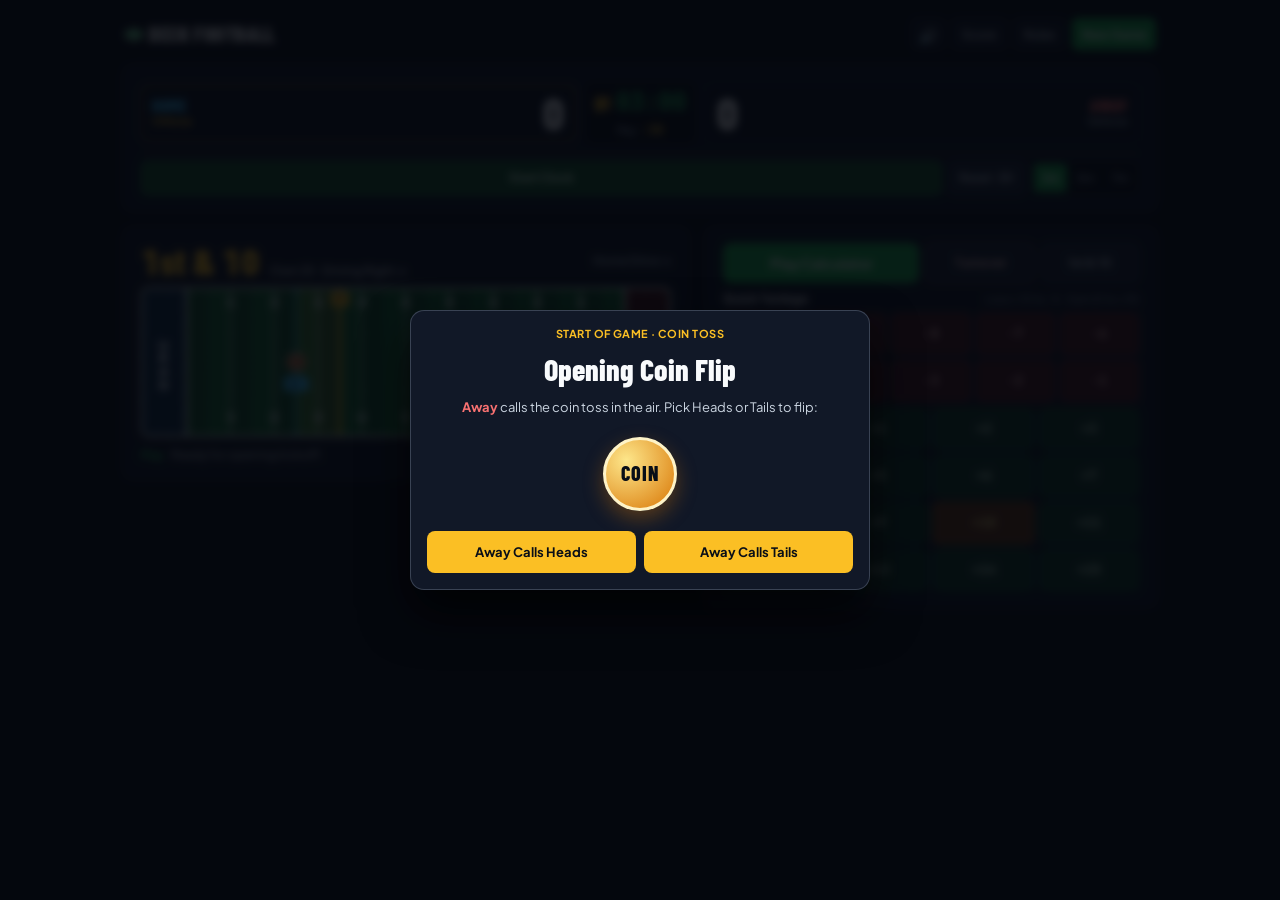
<file: index.html>
<!-- Derek Lontine -->
<!doctype html>
<html lang="en">
  <head>
    <meta charset="UTF-8" />
    <meta name="viewport" content="width=device-width, initial-scale=1.0, viewport-fit=cover" />
    <title>Deck Football Companion</title>
    <meta
      name="description"
      content="Responsive single-page web companion for Deck Football with a live scoreboard, 100-yard gridiron tracker, synchronized clocks, v4 card play calculator, 4th-down & Hail Mary prompts, and overtime coin flip."
    />
    <meta property="og:title" content="Deck Football Companion" />
    <meta
      property="og:description"
      content="Track score, downs, 100-yard field position, synchronized clocks, special teams, and card plays for Deck Football."
    />
    <meta property="og:type" content="website" />
    <meta name="twitter:card" content="summary_large_image" />
    <meta name="theme-color" content="#090e17" />
    <link rel="preconnect" href="https://fonts.googleapis.com" />
    <link rel="preconnect" href="https://fonts.gstatic.com" crossorigin />
    <link
      href="https://fonts.googleapis.com/css2?family=Barlow+Condensed:wght@600;700;800&family=JetBrains+Mono:wght@500;700&family=Plus+Jakarta+Sans:wght@400;500;600;700&display=swap"
      rel="stylesheet"
    />
    <link rel="stylesheet" href="./style.css" />
  </head>
  <body>
    <canvas id="celebrationCanvas" class="celebration-canvas" aria-hidden="true"></canvas>
    <div class="app-shell">
      <!-- Slim Top Bar -->
      <header class="top-bar">
        <div class="brand-lockup">
          <svg class="brand-mark" viewBox="0 0 28 20" aria-hidden="true">
            <ellipse cx="14" cy="10" rx="12.5" ry="7.5" fill="#16a34a" stroke="#f8fafc" stroke-width="1.6" />
            <line x1="8.5" y1="10" x2="19.5" y2="10" stroke="#f8fafc" stroke-width="1.6" stroke-linecap="round" />
            <line x1="11" y1="7.5" x2="11" y2="12.5" stroke="#f8fafc" stroke-width="1.4" stroke-linecap="round" />
            <line x1="14" y1="7.5" x2="14" y2="12.5" stroke="#f8fafc" stroke-width="1.4" stroke-linecap="round" />
            <line x1="17" y1="7.5" x2="17" y2="12.5" stroke="#f8fafc" stroke-width="1.4" stroke-linecap="round" />
          </svg>
          <span class="brand-title">Deck Football</span>
        </div>

        <nav class="top-actions" aria-label="Game controls">
          <button
            type="button"
            class="btn-ghost btn-icon-sound"
            id="btnToggleSound"
            aria-pressed="true"
            aria-label="Sound On"
            title="Sound On"
          >
            🔊
          </button>
          <button type="button" class="btn-ghost" id="btnOpenScoreModal">Score</button>
          <button type="button" class="btn-ghost" id="btnOpenRules">Rules</button>
          <button type="button" class="btn-primary-sm" id="btnResetGame">New Game</button>
        </nav>
      </header>

      <!-- Compact Scoreboard with Single Unified Game Clock & Play Clock Bar -->
      <section class="scoreboard-panel" id="scoreboardPanel" aria-label="Scoreboard and clocks">
        <div class="td-scoreboard-banner" id="tdScoreboardBanner" aria-hidden="true">
          <span class="td-banner-text" id="tdBannerText">TOUCHDOWN!</span>
        </div>
        <div class="scoreboard-teams">
          <div class="team-block team-home is-offense" id="teamBlockHome">
            <span class="score-pop-delta" id="popHome" aria-hidden="true">+6 TD</span>
            <div class="team-meta">
              <span class="team-label">Home</span>
              <span class="possession-text" id="badgeHome">Offense</span>
            </div>
            <div class="team-score" id="scoreHome">0</div>
          </div>

          <div class="center-clock-block">
            <div class="quarter-clock-row">
              <span class="quarter-label" id="quarterDisplay">Q1</span>
              <span class="game-clock-main" id="gameClock">03:00</span>
            </div>
            <div class="play-clock-inline" id="playClockModule">
              <span class="play-clock-tag">Play</span>
              <span class="play-clock-val" id="playClock">:30</span>
              <span class="clock-expired-flag" id="playClockExpiredFlag" hidden>EXP</span>
            </div>
          </div>

          <div class="team-block team-away" id="teamBlockAway">
            <span class="score-pop-delta" id="popAway" aria-hidden="true">+6 TD</span>
            <div class="team-score" id="scoreAway">0</div>
            <div class="team-meta team-meta-right">
              <span class="team-label">Away</span>
              <span class="possession-text" id="badgeAway">Defense</span>
            </div>
          </div>
        </div>

        <!-- Single Unified Timeout / Start Bar -->
        <div class="clock-action-bar">
          <button type="button" class="btn-timeout" id="btnTimeoutToggle">Start Clock</button>
          <button type="button" class="btn-clock-util" id="btnResetPlayClock">Reset :30</button>
          <div class="segmented-control" id="quarterLengthSelector" role="group" aria-label="Quarter length">
            <button type="button" class="seg-btn active" data-mins="3">3m</button>
            <button type="button" class="seg-btn" data-mins="5">5m</button>
            <button type="button" class="seg-btn" data-mins="7">7m</button>
          </div>
        </div>
      </section>

      <!-- Main Workspace (Fits 1 Mobile Screen / 2 Columns on Desktop) -->
      <main class="workspace-grid">
        <!-- Field & Down Panel -->
        <section class="panel field-panel" aria-label="Field position and down tracker">
          <div class="down-header">
            <div class="down-primary">
              <h1 class="down-distance" id="downTag">1st &amp; 10</h1>
              <p class="ball-location" id="locTag">Own 20 &middot; Driving Right &rarr;</p>
            </div>
            <div class="drive-meta">
              <span class="drive-team" id="driveIndicator">Home Drive</span>
              <button type="button" class="btn-fourth-down-trigger" id="btnOpenFourthDown" hidden>
                4th Down Options
              </button>
            </div>
          </div>

          <div class="gridiron-frame">
            <svg id="fieldSvg" viewBox="0 0 1200 220" preserveAspectRatio="none" role="img" aria-label="100-yard football field">
              <defs>
                <pattern id="homePattern" width="24" height="24" patternTransform="rotate(45 0 0)" patternUnits="userSpaceOnUse">
                  <rect width="24" height="24" fill="#0f2942" />
                  <line x1="0" y1="0" x2="0" y2="24" stroke="#163b5e" stroke-width="10" />
                </pattern>
                <pattern id="awayPattern" width="24" height="24" patternTransform="rotate(45 0 0)" patternUnits="userSpaceOnUse">
                  <rect width="24" height="24" fill="#3f151b" />
                  <line x1="0" y1="0" x2="0" y2="24" stroke="#581d25" stroke-width="10" />
                </pattern>
              </defs>

              <!-- 5-Yard Turf Stripes -->
              <g id="grassStripes">
                <rect x="100" y="0" width="50" height="220" fill="#14532d" />
                <rect x="150" y="0" width="50" height="220" fill="#166534" />
                <rect x="200" y="0" width="50" height="220" fill="#14532d" />
                <rect x="250" y="0" width="50" height="220" fill="#166534" />
                <rect x="300" y="0" width="50" height="220" fill="#14532d" />
                <rect x="350" y="0" width="50" height="220" fill="#166534" />
                <rect x="400" y="0" width="50" height="220" fill="#14532d" />
                <rect x="450" y="0" width="50" height="220" fill="#166534" />
                <rect x="500" y="0" width="50" height="220" fill="#14532d" />
                <rect x="550" y="0" width="50" height="220" fill="#166534" />
                <rect x="600" y="0" width="50" height="220" fill="#14532d" />
                <rect x="650" y="0" width="50" height="220" fill="#166534" />
                <rect x="700" y="0" width="50" height="220" fill="#14532d" />
                <rect x="750" y="0" width="50" height="220" fill="#166534" />
                <rect x="800" y="0" width="50" height="220" fill="#14532d" />
                <rect x="850" y="0" width="50" height="220" fill="#166534" />
                <rect x="900" y="0" width="50" height="220" fill="#14532d" />
                <rect x="950" y="0" width="50" height="220" fill="#166534" />
                <rect x="1000" y="0" width="50" height="220" fill="#14532d" />
                <rect x="1050" y="0" width="50" height="220" fill="#166534" />
              </g>

              <!-- To-Go Highlight -->
              <rect id="svgToGoZone" x="300" y="0" width="100" height="220" fill="rgba(251, 191, 36, 0.14)" />

              <!-- Endzones -->
              <rect x="0" y="0" width="100" height="220" fill="url(#homePattern)" />
              <text x="50" y="112" fill="#e2e8f0" font-size="30" font-weight="800" font-family="Barlow Condensed, sans-serif" text-anchor="middle" dominant-baseline="middle" transform="rotate(-90 50 112)" opacity="0.88" letter-spacing="6">HOME</text>

              <rect x="1100" y="0" width="100" height="220" fill="url(#awayPattern)" />
              <text x="1150" y="112" fill="#e2e8f0" font-size="30" font-weight="800" font-family="Barlow Condensed, sans-serif" text-anchor="middle" dominant-baseline="middle" transform="rotate(90 1150 112)" opacity="0.88" letter-spacing="6">AWAY</text>

              <!-- Goal Lines -->
              <line x1="100" y1="0" x2="100" y2="220" stroke="#f8fafc" stroke-width="5" />
              <line x1="1100" y1="0" x2="1100" y2="220" stroke="#f8fafc" stroke-width="5" />

              <!-- 5-Yard Dashed Lines -->
              <g stroke="rgba(248,250,252,0.22)" stroke-width="2" stroke-dasharray="5 5">
                <line x1="150" y1="0" x2="150" y2="220" />
                <line x1="250" y1="0" x2="250" y2="220" />
                <line x1="350" y1="0" x2="350" y2="220" />
                <line x1="450" y1="0" x2="450" y2="220" />
                <line x1="550" y1="0" x2="550" y2="220" />
                <line x1="650" y1="0" x2="650" y2="220" />
                <line x1="750" y1="0" x2="750" y2="220" />
                <line x1="850" y1="0" x2="850" y2="220" />
                <line x1="950" y1="0" x2="950" y2="220" />
                <line x1="1050" y1="0" x2="1050" y2="220" />
              </g>

              <!-- 10-Yard Major Lines -->
              <g stroke="rgba(248,250,252,0.78)" stroke-width="2.5">
                <line x1="200" y1="0" x2="200" y2="220" />
                <line x1="300" y1="0" x2="300" y2="220" />
                <line x1="400" y1="0" x2="400" y2="220" />
                <line x1="500" y1="0" x2="500" y2="220" />
                <line x1="600" y1="0" x2="600" y2="220" />
                <line x1="700" y1="0" x2="700" y2="220" />
                <line x1="800" y1="0" x2="800" y2="220" />
                <line x1="900" y1="0" x2="900" y2="220" />
                <line x1="1000" y1="0" x2="1000" y2="220" />
              </g>

              <!-- Hash Marks -->
              <g stroke="rgba(248,250,252,0.62)" stroke-width="2">
                <line x1="200" y1="62" x2="200" y2="72" /><line x1="300" y1="62" x2="300" y2="72" />
                <line x1="400" y1="62" x2="400" y2="72" /><line x1="500" y1="62" x2="500" y2="72" />
                <line x1="600" y1="62" x2="600" y2="72" /><line x1="700" y1="62" x2="700" y2="72" />
                <line x1="800" y1="62" x2="800" y2="72" /><line x1="900" y1="62" x2="900" y2="72" />
                <line x1="1000" y1="62" x2="1000" y2="72" />
                <line x1="200" y1="148" x2="200" y2="158" /><line x1="300" y1="148" x2="300" y2="158" />
                <line x1="400" y1="148" x2="400" y2="158" /><line x1="500" y1="148" x2="500" y2="158" />
                <line x1="600" y1="148" x2="600" y2="158" /><line x1="700" y1="148" x2="700" y2="158" />
                <line x1="800" y1="148" x2="800" y2="158" /><line x1="900" y1="148" x2="900" y2="158" />
                <line x1="1000" y1="148" x2="1000" y2="158" />
              </g>

              <!-- Yard Numbers -->
              <g font-size="22" font-weight="700" font-family="Barlow Condensed, sans-serif" fill="rgba(248,250,252,0.72)" text-anchor="middle">
                <text x="200" y="202">10</text><text x="300" y="202">20</text><text x="400" y="202">30</text><text x="500" y="202">40</text>
                <text x="600" y="202">50</text>
                <text x="700" y="202">40</text><text x="800" y="202">30</text><text x="900" y="202">20</text><text x="1000" y="202">10</text>
                <text x="200" y="24" transform="rotate(180 200 18)">10</text>
                <text x="300" y="24" transform="rotate(180 300 18)">20</text>
                <text x="400" y="24" transform="rotate(180 400 18)">30</text>
                <text x="500" y="24" transform="rotate(180 500 18)">40</text>
                <text x="600" y="24" transform="rotate(180 600 18)">50</text>
                <text x="700" y="24" transform="rotate(180 700 18)">40</text>
                <text x="800" y="24" transform="rotate(180 800 18)">30</text>
                <text x="900" y="24" transform="rotate(180 900 18)">20</text>
                <text x="1000" y="24" transform="rotate(180 1000 18)">10</text>
              </g>

              <!-- First Down Line -->
              <g id="svgFirstDownGroup" transform="translate(400, 0)">
                <line x1="0" y1="0" x2="0" y2="220" stroke="#fbbf24" stroke-width="6" />
                <rect x="-20" y="4" width="40" height="22" rx="4" fill="#fbbf24" />
                <text x="0" y="19" fill="#090e17" font-size="13" font-weight="800" font-family="Barlow Condensed, sans-serif" text-anchor="middle">1ST</text>
              </g>

              <!-- Line of Scrimmage & Ball Marker -->
              <g id="svgLosGroup" transform="translate(300, 0)">
                <line x1="0" y1="0" x2="0" y2="220" stroke="#38bdf8" stroke-width="5" stroke-dasharray="10 5" />
                <ellipse cx="0" cy="110" rx="22" ry="13" fill="#92400e" stroke="#f8fafc" stroke-width="2.5" />
                <line x1="-9" y1="110" x2="9" y2="110" stroke="#f8fafc" stroke-width="2" stroke-linecap="round" />
                <line x1="-5" y1="106" x2="-5" y2="114" stroke="#f8fafc" stroke-width="1.8" stroke-linecap="round" />
                <line x1="0" y1="106" x2="0" y2="114" stroke="#f8fafc" stroke-width="1.8" stroke-linecap="round" />
                <line x1="5" y1="106" x2="5" y2="114" stroke="#f8fafc" stroke-width="1.8" stroke-linecap="round" />
                <rect x="-28" y="132" width="56" height="22" rx="4" fill="#38bdf8" />
                <text id="svgLosText" x="0" y="147" fill="#090e17" font-size="12" font-weight="800" font-family="Barlow Condensed, sans-serif" text-anchor="middle">LOS &rarr;</text>
              </g>
            </svg>
          </div>

          <!-- Compact Status Line -->
          <div class="status-inline" aria-live="polite">
            <span class="status-kicker">Play</span>
            <span class="status-text" id="statusText">Ready for opening kickoff.</span>
          </div>
        </section>

        <!-- Controls & Quick Yardage Panel -->
        <section class="panel controls-panel" aria-label="Play controls and quick yardage">
          <div class="primary-actions-row">
            <button type="button" class="btn-play-calc" id="btnOpenPlayCalc">Play Calculator</button>
            <button type="button" class="btn-action action-turnover" id="btnTriggerTurnover">Turnover</button>
            <button type="button" class="btn-action action-reset" id="btnForceFirstDown">1st &amp; 10</button>
          </div>

          <div class="quick-yardage-block">
            <div class="yard-header-row">
              <span class="yard-section-title">Quick Yardage</span>
              <span class="yard-hint">Loss (-10 to -1) &middot; Gain (0 to +15)</span>
            </div>

            <div class="yard-grid yard-grid-loss">
              <button type="button" class="btn-yard btn-loss" data-yard="-10">-10</button>
              <button type="button" class="btn-yard btn-loss" data-yard="-9">-9</button>
              <button type="button" class="btn-yard btn-loss" data-yard="-8">-8</button>
              <button type="button" class="btn-yard btn-loss" data-yard="-7">-7</button>
              <button type="button" class="btn-yard btn-loss" data-yard="-6">-6</button>
              <button type="button" class="btn-yard btn-loss" data-yard="-5">-5</button>
              <button type="button" class="btn-yard btn-loss" data-yard="-4">-4</button>
              <button type="button" class="btn-yard btn-loss" data-yard="-3">-3</button>
              <button type="button" class="btn-yard btn-loss" data-yard="-2">-2</button>
              <button type="button" class="btn-yard btn-loss" data-yard="-1">-1</button>
            </div>

            <div class="yard-grid yard-grid-gain">
              <button type="button" class="btn-yard btn-inc" data-yard="0">0</button>
              <button type="button" class="btn-yard btn-gain" data-yard="1">+1</button>
              <button type="button" class="btn-yard btn-gain" data-yard="2">+2</button>
              <button type="button" class="btn-yard btn-gain" data-yard="3">+3</button>
              <button type="button" class="btn-yard btn-gain" data-yard="4">+4</button>
              <button type="button" class="btn-yard btn-gain" data-yard="5">+5</button>
              <button type="button" class="btn-yard btn-gain" data-yard="6">+6</button>
              <button type="button" class="btn-yard btn-gain" data-yard="7">+7</button>
              <button type="button" class="btn-yard btn-gain" data-yard="8">+8</button>
              <button type="button" class="btn-yard btn-gain" data-yard="9">+9</button>
              <button type="button" class="btn-yard btn-firstdown" data-yard="10">+10</button>
              <button type="button" class="btn-yard btn-gain" data-yard="11">+11</button>
              <button type="button" class="btn-yard btn-gain" data-yard="12">+12</button>
              <button type="button" class="btn-yard btn-gain" data-yard="13">+13</button>
              <button type="button" class="btn-yard btn-gain" data-yard="14">+14</button>
              <button type="button" class="btn-yard btn-gain" data-yard="15">+15</button>
            </div>
          </div>
        </section>
      </main>
    </div>

    <!-- ================= PLAY CALCULATOR MODAL (COMPACT v4) ================= -->
    <div class="modal-backdrop" id="modalPlayCalc" role="dialog" aria-modal="true" aria-labelledby="titlePlayCalc">
      <div class="modal-card modal-compact">
        <div class="modal-header">
          <div>
            <h2 class="modal-title" id="titlePlayCalc">Play Calculator</h2>
            <p class="modal-subtitle">v4 rules &middot; Off Ace = 1 (11 w/ Q) &middot; Def Ace = 11</p>
          </div>
          <button type="button" class="btn-close" id="btnClosePlayCalc" aria-label="Close">&times;</button>
        </div>

        <!-- Offense Cards (7x2 compact grid) -->
        <div class="calc-section calc-section-tight">
          <div class="calc-section-header">
            <span id="labelOffenseCount">Offense (0/3)</span>
            <button type="button" class="btn-text-sm" id="btnClearOffense">Clear</button>
          </div>
          <div class="selected-cards selected-compact" id="chipsOffense"></div>
          <div class="card-keypad-7" id="keysOffense">
            <button type="button" class="btn-key-sm" data-type="num" data-val="2">2</button>
            <button type="button" class="btn-key-sm" data-type="num" data-val="3">3</button>
            <button type="button" class="btn-key-sm" data-type="num" data-val="4">4</button>
            <button type="button" class="btn-key-sm" data-type="num" data-val="5">5</button>
            <button type="button" class="btn-key-sm" data-type="num" data-val="6">6</button>
            <button type="button" class="btn-key-sm" data-type="num" data-val="7">7</button>
            <button type="button" class="btn-key-sm" data-type="num" data-val="8">8</button>
            <button type="button" class="btn-key-sm" data-type="num" data-val="9">9</button>
            <button type="button" class="btn-key-sm" data-type="num" data-val="10">10</button>
            <button type="button" class="btn-key-sm key-face" data-type="jack" data-val="10">J</button>
            <button type="button" class="btn-key-sm key-face" data-type="queen" data-val="10">Q</button>
            <button type="button" class="btn-key-sm key-face" data-type="king" data-val="10">K</button>
            <button type="button" class="btn-key-sm key-ace" data-type="ace" data-val="1">A</button>
            <button type="button" class="btn-key-sm key-joker-off" data-type="joker" data-val="1">Jkr</button>
          </div>
        </div>

        <!-- Defense Cards (7x2 compact grid) -->
        <div class="calc-section calc-section-tight">
          <div class="calc-section-header">
            <span id="labelDefenseCount">Defense (0/3)</span>
            <button type="button" class="btn-text-sm" id="btnClearDefense">Clear</button>
          </div>
          <div class="selected-cards selected-compact" id="chipsDefense"></div>
          <div class="card-keypad-7" id="keysDefense">
            <button type="button" class="btn-key-sm" data-type="num" data-val="2">2</button>
            <button type="button" class="btn-key-sm" data-type="num" data-val="3">3</button>
            <button type="button" class="btn-key-sm" data-type="num" data-val="4">4</button>
            <button type="button" class="btn-key-sm" data-type="num" data-val="5">5</button>
            <button type="button" class="btn-key-sm" data-type="num" data-val="6">6</button>
            <button type="button" class="btn-key-sm" data-type="num" data-val="7">7</button>
            <button type="button" class="btn-key-sm" data-type="num" data-val="8">8</button>
            <button type="button" class="btn-key-sm" data-type="num" data-val="9">9</button>
            <button type="button" class="btn-key-sm" data-type="num" data-val="10">10</button>
            <button type="button" class="btn-key-sm key-face" data-type="jack" data-val="10">J</button>
            <button type="button" class="btn-key-sm key-face" data-type="queen" data-val="10">Q</button>
            <button type="button" class="btn-key-sm key-face" data-type="king" data-val="10">K</button>
            <button type="button" class="btn-key-sm key-ace" data-type="ace" data-val="11">A</button>
            <button type="button" class="btn-key-sm key-joker-def" data-type="joker" data-val="11">Jkr</button>
          </div>
        </div>

        <div class="result-summary result-compact">
          <div class="result-inline-row">
            <span class="result-label">Net Play</span>
            <span class="result-value-md" id="calcDiffText">0 Yards</span>
          </div>
          <p class="result-subtext" id="calcOutcomeSubtext">Tap cards played by Offense and Defense.</p>
        </div>

        <button type="button" class="btn-primary-full" id="btnApplyPlayCalc">Apply Play to Field</button>
      </div>
    </div>

    <!-- ================= 4TH DOWN DECISION MODAL ================= -->
    <div class="modal-backdrop" id="modalFourthDown" role="dialog" aria-modal="true" aria-labelledby="titleFourthDown">
      <div class="modal-card modal-centered">
        <span class="modal-kicker kicker-gold">4th Down Decision</span>
        <h2 class="modal-title-lg" id="titleFourthDown">4th &amp; 10</h2>
        <p class="modal-copy" id="fourthDownDetail">Ball on Own 20 &middot; Field Goal Target: 90 Yards</p>

        <div class="modal-actions-stack">
          <button type="button" class="btn-primary-full" id="btnFourthGoForIt">Go For It (Run Play)</button>
          <div class="modal-actions-row">
            <button type="button" class="btn-secondary-full btn-punt-tint" id="btnFourthPunt">Punt</button>
            <button type="button" class="btn-amber-full" id="btnFourthFG">Field Goal</button>
          </div>
        </div>
      </div>
    </div>

    <!-- ================= FINAL 3 SECONDS (HALF / GAME) MODAL ================= -->
    <div class="modal-backdrop" id="modalFinalSeconds" role="dialog" aria-modal="true" aria-labelledby="titleFinalSeconds">
      <div class="modal-card modal-centered">
        <span class="modal-kicker kicker-danger" id="finalSecondsKicker">0:03 Left in Half</span>
        <h2 class="modal-title-lg" id="titleFinalSeconds">Final Play Warning</h2>
        <p class="modal-copy" id="finalSecondsDetail">
          3 seconds remaining! Attempt a buzzer-beater Field Goal or launch an all-or-nothing Hail Mary.
        </p>

        <div class="modal-actions-stack">
          <button type="button" class="btn-amber-full" id="btnFinalSecondsFG">Attempt Field Goal</button>
          <button type="button" class="btn-primary-full" id="btnFinalSecondsHailMary">Go For It: Hail Mary</button>
          <button type="button" class="btn-secondary-full" id="btnFinalSecondsNormal">Resume Normal Play</button>
        </div>
      </div>
    </div>

    <!-- ================= HAIL MARY MODAL ================= -->
    <div class="modal-backdrop" id="modalHailMary" role="dialog" aria-modal="true" aria-labelledby="titleHailMary">
      <div class="modal-card modal-compact">
        <div class="modal-header">
          <div>
            <h2 class="modal-title" id="titleHailMary">Hail Mary Bomb</h2>
            <p class="modal-subtitle">Offense plays 3 cards (&times;2 range) vs. Defense 2 cards. Off Joker = TD, Def Joker = INT!</p>
          </div>
          <button type="button" class="btn-close" id="btnCloseHailMary" aria-label="Close">&times;</button>
        </div>

        <div class="result-summary result-compact">
          <div class="result-inline-row">
            <span class="result-label">Distance to Endzone</span>
            <span class="result-value-md" id="hailMaryTargetText">45 Yards</span>
          </div>
          <p class="result-subtext" id="hailMaryMathText">Offense (0 &times; 2) &minus; Defense (0) = 0 yds</p>
        </div>

        <!-- Hail Mary Offense (3 cards) -->
        <div class="calc-section calc-section-tight">
          <div class="calc-section-header">
            <span id="labelHMOffense">Offense Bomb (0/3)</span>
            <button type="button" class="btn-text-sm" id="btnClearHMOffense">Clear</button>
          </div>
          <div class="selected-cards selected-compact" id="chipsHMOffense"></div>
          <div class="card-keypad-7" id="keysHMOffense">
            <button type="button" class="btn-key-sm" data-type="num" data-val="2">2</button>
            <button type="button" class="btn-key-sm" data-type="num" data-val="3">3</button>
            <button type="button" class="btn-key-sm" data-type="num" data-val="4">4</button>
            <button type="button" class="btn-key-sm" data-type="num" data-val="5">5</button>
            <button type="button" class="btn-key-sm" data-type="num" data-val="6">6</button>
            <button type="button" class="btn-key-sm" data-type="num" data-val="7">7</button>
            <button type="button" class="btn-key-sm" data-type="num" data-val="8">8</button>
            <button type="button" class="btn-key-sm" data-type="num" data-val="9">9</button>
            <button type="button" class="btn-key-sm" data-type="num" data-val="10">10</button>
            <button type="button" class="btn-key-sm key-face" data-type="jack" data-val="10">J</button>
            <button type="button" class="btn-key-sm key-face" data-type="queen" data-val="10">Q</button>
            <button type="button" class="btn-key-sm key-face" data-type="king" data-val="10">K</button>
            <button type="button" class="btn-key-sm key-ace" data-type="ace" data-val="1">A</button>
            <button type="button" class="btn-key-sm key-joker-off" data-type="joker" data-val="TD">Jkr</button>
          </div>
        </div>

        <!-- Hail Mary Defense (2 cards) -->
        <div class="calc-section calc-section-tight">
          <div class="calc-section-header">
            <span id="labelHMDefense">Defense Prevent (0/2)</span>
            <button type="button" class="btn-text-sm" id="btnClearHMDefense">Clear</button>
          </div>
          <div class="selected-cards selected-compact" id="chipsHMDefense"></div>
          <div class="card-keypad-7" id="keysHMDefense">
            <button type="button" class="btn-key-sm" data-type="num" data-val="2">2</button>
            <button type="button" class="btn-key-sm" data-type="num" data-val="3">3</button>
            <button type="button" class="btn-key-sm" data-type="num" data-val="4">4</button>
            <button type="button" class="btn-key-sm" data-type="num" data-val="5">5</button>
            <button type="button" class="btn-key-sm" data-type="num" data-val="6">6</button>
            <button type="button" class="btn-key-sm" data-type="num" data-val="7">7</button>
            <button type="button" class="btn-key-sm" data-type="num" data-val="8">8</button>
            <button type="button" class="btn-key-sm" data-type="num" data-val="9">9</button>
            <button type="button" class="btn-key-sm" data-type="num" data-val="10">10</button>
            <button type="button" class="btn-key-sm key-face" data-type="jack" data-val="10">J</button>
            <button type="button" class="btn-key-sm key-face" data-type="queen" data-val="10">Q</button>
            <button type="button" class="btn-key-sm key-face" data-type="king" data-val="10">K</button>
            <button type="button" class="btn-key-sm key-ace" data-type="ace" data-val="11">A</button>
            <button type="button" class="btn-key-sm key-joker-def" data-type="joker" data-val="INT">Jkr</button>
          </div>
        </div>

        <button type="button" class="btn-primary-full" id="btnResolveHailMary">Launch Hail Mary</button>
      </div>
    </div>

    <!-- ================= PUNT & SAFETY FREE KICK MODAL ================= -->
    <div class="modal-backdrop" id="modalPunt" role="dialog" aria-modal="true" aria-labelledby="puntTitle">
      <div class="modal-card modal-compact">
        <div class="modal-header">
          <div>
            <h2 class="modal-title" id="puntTitle">4th Down Punt</h2>
            <p class="modal-subtitle" id="puntDesc">Val &times; 5y, Face = 45y, Ace = 50y. Defense plays 1 return card.</p>
          </div>
          <button type="button" class="btn-close" id="btnClosePunt" aria-label="Close">&times;</button>
        </div>

        <div class="calc-section calc-section-tight">
          <div class="calc-section-header">
            <span>Punting Card</span>
            <button type="button" class="btn-text-accent" id="btnPuntDrawDeck">Draw Deck (Empty Hand)</button>
          </div>
          <div class="selected-cards selected-compact" id="chipsPuntKick"></div>
          <div class="card-keypad-6" id="keysPuntKick">
            <button type="button" class="btn-key-sm" data-val="2" data-label="2 (10y)">2</button>
            <button type="button" class="btn-key-sm" data-val="3" data-label="3 (15y)">3</button>
            <button type="button" class="btn-key-sm" data-val="4" data-label="4 (20y)">4</button>
            <button type="button" class="btn-key-sm" data-val="5" data-label="5 (25y)">5</button>
            <button type="button" class="btn-key-sm" data-val="6" data-label="6 (30y)">6</button>
            <button type="button" class="btn-key-sm" data-val="7" data-label="7 (35y)">7</button>
            <button type="button" class="btn-key-sm" data-val="8" data-label="8 (40y)">8</button>
            <button type="button" class="btn-key-sm" data-val="9" data-label="9 (45y)">9</button>
            <button type="button" class="btn-key-sm" data-val="10" data-label="10 (50y)">10</button>
            <button type="button" class="btn-key-sm key-face" data-val="10" data-label="Face (45y)">Face</button>
            <button type="button" class="btn-key-sm key-ace span-2" data-val="11" data-label="Ace (50y)">Ace (50y)</button>
          </div>
        </div>

        <div class="calc-section calc-section-tight">
          <div class="calc-section-header">
            <span>Return Card</span>
            <button type="button" class="btn-text-sm" id="btnClearPuntReturn">No Return</button>
          </div>
          <div class="selected-cards selected-compact" id="chipsPuntReturn"></div>
          <div class="card-keypad-6" id="keysPuntReturn">
            <button type="button" class="btn-key-sm" data-val="2" data-label="2 (2y)">2</button>
            <button type="button" class="btn-key-sm" data-val="3" data-label="3 (3y)">3</button>
            <button type="button" class="btn-key-sm" data-val="4" data-label="4 (4y)">4</button>
            <button type="button" class="btn-key-sm" data-val="5" data-label="5 (5y)">5</button>
            <button type="button" class="btn-key-sm" data-val="6" data-label="6 (6y)">6</button>
            <button type="button" class="btn-key-sm" data-val="7" data-label="7 (7y)">7</button>
            <button type="button" class="btn-key-sm" data-val="8" data-label="8 (8y)">8</button>
            <button type="button" class="btn-key-sm" data-val="9" data-label="9 (9y)">9</button>
            <button type="button" class="btn-key-sm" data-val="10" data-label="10 (10y)">10</button>
            <button type="button" class="btn-key-sm key-face" data-val="10" data-label="Face (10y)">Face</button>
            <button type="button" class="btn-key-sm key-ace span-2" data-val="11" data-label="Ace (11y)">Ace (11y)</button>
          </div>
        </div>

        <div class="result-summary result-compact">
          <div class="result-inline-row">
            <span class="result-label">Projected Punt</span>
            <span class="result-value-md" id="puntNetText">0 Net Yards</span>
          </div>
          <p class="result-subtext" id="puntLandingPreview">Select a punt card to preview spot.</p>
        </div>

        <button type="button" class="btn-primary-full" id="btnExecutePunt">Execute Punt</button>
      </div>
    </div>

    <!-- ================= FIELD GOAL MODAL (NO AUTO-DRAW) ================= -->
    <div class="modal-backdrop" id="modalFG" role="dialog" aria-modal="true" aria-labelledby="titleFG">
      <div class="modal-card modal-compact">
        <div class="modal-header">
          <div>
            <h2 class="modal-title" id="titleFG">Field Goal Attempt</h2>
            <p class="modal-subtitle">Input 5 drawn deck cards + up to 3 hand cards vs. 2 defense cards</p>
          </div>
          <button type="button" class="btn-close" id="btnCloseFG" aria-label="Close">&times;</button>
        </div>

        <div class="result-summary result-compact">
          <div class="result-inline-row">
            <span class="result-label">Target Required (&gt;)</span>
            <span class="result-value-md" id="fgTargetText">45 Yards</span>
          </div>
          <p class="result-subtext" id="fgMathText">Offense (0) &minus; Defense (0) = 0 Net</p>
        </div>

        <div class="calc-section calc-section-tight">
          <div class="calc-section-header">
            <span id="labelFGOffense">Offense Kick (0/8)</span>
            <button type="button" class="btn-text-sm" id="btnClearFGOffense">Clear</button>
          </div>
          <div class="selected-cards selected-compact" id="chipsFGOffense"></div>
          <div class="card-keypad-6" id="keysFGOffense">
            <button type="button" class="btn-key-sm" data-val="2" data-label="2">2</button>
            <button type="button" class="btn-key-sm" data-val="3" data-label="3">3</button>
            <button type="button" class="btn-key-sm" data-val="4" data-label="4">4</button>
            <button type="button" class="btn-key-sm" data-val="5" data-label="5">5</button>
            <button type="button" class="btn-key-sm" data-val="6" data-label="6">6</button>
            <button type="button" class="btn-key-sm" data-val="7" data-label="7">7</button>
            <button type="button" class="btn-key-sm" data-val="8" data-label="8">8</button>
            <button type="button" class="btn-key-sm" data-val="9" data-label="9">9</button>
            <button type="button" class="btn-key-sm" data-val="10" data-label="10">10</button>
            <button type="button" class="btn-key-sm key-face" data-val="10" data-label="Face">Face</button>
            <button type="button" class="btn-key-sm key-ace" data-val="11" data-label="Ace">Ace</button>
            <button type="button" class="btn-key-sm key-joker-off" data-val="25" data-label="Joker (+25)">+25 Jkr</button>
          </div>
        </div>

        <div class="calc-section calc-section-tight">
          <div class="calc-section-header">
            <span id="labelFGDefense">Defense Block (0/2)</span>
            <button type="button" class="btn-text-sm" id="btnClearFGDefense">Clear</button>
          </div>
          <div class="selected-cards selected-compact" id="chipsFGDefense"></div>
          <div class="card-keypad-6" id="keysFGDefense">
            <button type="button" class="btn-key-sm" data-val="2" data-label="2">2</button>
            <button type="button" class="btn-key-sm" data-val="3" data-label="3">3</button>
            <button type="button" class="btn-key-sm" data-val="4" data-label="4">4</button>
            <button type="button" class="btn-key-sm" data-val="5" data-label="5">5</button>
            <button type="button" class="btn-key-sm" data-val="6" data-label="6">6</button>
            <button type="button" class="btn-key-sm" data-val="7" data-label="7">7</button>
            <button type="button" class="btn-key-sm" data-val="8" data-label="8">8</button>
            <button type="button" class="btn-key-sm" data-val="9" data-label="9">9</button>
            <button type="button" class="btn-key-sm" data-val="10" data-label="10">10</button>
            <button type="button" class="btn-key-sm key-face" data-val="10" data-label="Face">Face</button>
            <button type="button" class="btn-key-sm key-ace" data-val="11" data-label="Ace">Ace</button>
            <button type="button" class="btn-key-sm key-joker-def" data-val="JOKER" data-label="Block Jkr">Block</button>
          </div>
        </div>

        <button type="button" class="btn-amber-full" id="btnResolveFG">Resolve Field Goal</button>
      </div>
    </div>

    <!-- ================= FIELD GOAL GOOD MODAL ================= -->
    <div class="modal-backdrop" id="modalFGMade" role="dialog" aria-modal="true" aria-labelledby="titleFGMade">
      <div class="modal-card modal-centered">
        <span class="modal-kicker kicker-gold">3 Points Awarded</span>
        <h2 class="modal-title-lg" id="titleFGMade">Field Goal Is Good</h2>
        <p class="modal-copy" id="fgMadeDetail">3 points added. Ready for kickoff.</p>
        <button type="button" class="btn-primary-full" id="btnFGProceedKickoff">Proceed to Kickoff</button>
      </div>
    </div>

    <!-- ================= FIELD GOAL MISSED MODAL ================= -->
    <div class="modal-backdrop" id="modalFGMissed" role="dialog" aria-modal="true" aria-labelledby="titleFGMissed">
      <div class="modal-card modal-centered">
        <span class="modal-kicker kicker-danger">No Good</span>
        <h2 class="modal-title-lg" id="titleFGMissed">Field Goal Missed</h2>
        <p class="modal-copy" id="fgMissedDetail">Defense takes over at the spot of the kick.</p>
        <button type="button" class="btn-primary-full" id="btnConfirmFGMissed">Continue</button>
      </div>
    </div>

    <!-- ================= TD PHASE 1: PAT CHOICE MODAL ================= -->
    <div class="modal-backdrop" id="modalTDChoice" role="dialog" aria-modal="true" aria-labelledby="titleTDChoice">
      <div class="modal-card modal-centered">
        <span class="modal-kicker kicker-gold">6 Points Awarded &middot; Step 1 of 3</span>
        <h2 class="modal-title-lg" id="titleTDChoice">Touchdown!</h2>
        <p class="modal-copy" id="tdChoiceDetail">Choose your Point After Touchdown attempt:</p>
        <div class="modal-actions-row">
          <button type="button" class="btn-secondary-full" id="btnSelectPAT1">1-Pt Kick (Flip 4+)</button>
          <button type="button" class="btn-primary-full" id="btnSelectPAT2">2-Pt Try (1-Card)</button>
        </div>
      </div>
    </div>

    <!-- ================= TD PHASE 2: PAT RESULT MODAL ================= -->
    <div class="modal-backdrop" id="modalPATResult" role="dialog" aria-modal="true" aria-labelledby="titlePATResult">
      <div class="modal-card modal-centered">
        <span class="modal-kicker kicker-gold">Point After Touchdown &middot; Step 2 of 3</span>
        <h2 class="modal-title-lg" id="titlePATResult">1-Point Kick</h2>
        <p class="modal-copy" id="patResultPrompt">Was the flipped card 4 or higher?</p>
        <div class="modal-actions-row">
          <button type="button" class="btn-primary-full" id="btnConfirmPATSuccess">Good / Success</button>
          <button type="button" class="btn-danger-full" id="btnConfirmPATFail">No Good / Failed</button>
        </div>
      </div>
    </div>

    <!-- ================= OPENING GAME COIN FLIP MODAL ================= -->
    <div class="modal-backdrop" id="modalOpeningCoinFlip" role="dialog" aria-modal="true" aria-labelledby="titleOpeningCoinFlip">
      <div class="modal-card modal-centered">
        <span class="modal-kicker kicker-gold">Start of Game &middot; Coin Toss</span>
        <h2 class="modal-title-lg" id="titleOpeningCoinFlip">Opening Coin Flip</h2>
        <p class="modal-copy" id="openingCoinStatus">
          <strong class="away-text">Away</strong> calls the coin toss in the air. Pick Heads or Tails to flip:
        </p>

        <div class="coin-stage">
          <div class="coin-disc" id="openingCoinDisc">COIN</div>
        </div>

        <div class="modal-actions-row" id="openingCallRow">
          <button type="button" class="btn-amber-full" id="btnCallHeads">Away Calls Heads</button>
          <button type="button" class="btn-amber-full" id="btnCallTails">Away Calls Tails</button>
        </div>

        <div class="modal-actions-row" id="openingChoiceRow" hidden>
          <button type="button" class="btn-primary-full" id="btnOpeningReceive">Receive First</button>
          <button type="button" class="btn-secondary-full" id="btnOpeningDefer">Defer (2nd Half)</button>
        </div>
      </div>
    </div>

    <!-- ================= UNIFIED KICKOFF MODAL (OPENING / HALF / TD / FG / OT) ================= -->
    <div class="modal-backdrop" id="modalKickoff" role="dialog" aria-modal="true" aria-labelledby="titleKickoff">
      <div class="modal-card modal-centered">
        <span class="modal-kicker kicker-gold" id="kickoffKicker">Kickoff</span>
        <h2 class="modal-title-lg" id="titleKickoff">Opening Kickoff</h2>
        <p class="modal-copy" id="kickoffDetail">Home receives the kickoff. Choose Touchback or return 4 physical cards.</p>

        <div class="modal-actions-row">
          <button type="button" class="btn-secondary-full" id="btnKickoffTouchback">Touchback (Own 25)</button>
          <button type="button" class="btn-primary-full" id="btnKickoffReturn">Kick Return (4 Cards)</button>
        </div>
      </div>
    </div>

    <!-- ================= PHYSICAL 4-CARD KICK RETURN MODAL ================= -->
    <div class="modal-backdrop" id="modalKickReturn" role="dialog" aria-modal="true" aria-labelledby="titleKickReturn">
      <div class="modal-card modal-compact">
        <div class="modal-header">
          <div>
            <h2 class="modal-title" id="titleKickReturn">Kick Return</h2>
            <p class="modal-subtitle" id="kickReturnSubtitle">Tap the 4 physical cards drawn from the deck</p>
          </div>
          <button type="button" class="btn-close" id="btnCloseKickReturn" aria-label="Back to Kickoff">&times;</button>
        </div>

        <div class="calc-section calc-section-tight">
          <div class="calc-section-header">
            <span id="labelKickReturnCount">Return Cards (0/4)</span>
            <button type="button" class="btn-text-sm" id="btnClearKickReturn">Clear</button>
          </div>
          <div class="selected-cards selected-compact" id="chipsKickReturn"></div>
          <div class="card-keypad-6" id="keysKickReturn">
            <button type="button" class="btn-key-sm" data-val="2" data-label="2">2</button>
            <button type="button" class="btn-key-sm" data-val="3" data-label="3">3</button>
            <button type="button" class="btn-key-sm" data-val="4" data-label="4">4</button>
            <button type="button" class="btn-key-sm" data-val="5" data-label="5">5</button>
            <button type="button" class="btn-key-sm" data-val="6" data-label="6">6</button>
            <button type="button" class="btn-key-sm" data-val="7" data-label="7">7</button>
            <button type="button" class="btn-key-sm" data-val="8" data-label="8">8</button>
            <button type="button" class="btn-key-sm" data-val="9" data-label="9">9</button>
            <button type="button" class="btn-key-sm" data-val="10" data-label="10">10</button>
            <button type="button" class="btn-key-sm key-face" data-val="10" data-label="Face">Face</button>
            <button type="button" class="btn-key-sm key-ace span-2" data-val="11" data-label="Ace">Ace (11)</button>
          </div>
        </div>

        <div class="result-summary result-compact">
          <div class="result-inline-row">
            <span class="result-label">Return Yardage</span>
            <span class="result-value-md" id="kickReturnTotalText">0 Yards</span>
          </div>
          <p class="result-subtext" id="kickReturnSpotText">Select up to 4 drawn cards to spot the ball.</p>
        </div>

        <button type="button" class="btn-primary-full" id="btnApplyKickReturn">Spot Ball &amp; Deal</button>
      </div>
    </div>

    <!-- ================= SAFETY MODAL ================= -->
    <div class="modal-backdrop" id="modalSafety" role="dialog" aria-modal="true" aria-labelledby="titleSafety">
      <div class="modal-card modal-centered">
        <span class="modal-kicker kicker-danger">2 Points to Defense</span>
        <h2 class="modal-title-lg" id="titleSafety">Safety</h2>
        <p class="modal-copy">
          Offense tackled in their own endzone. Defending team scores +2 points and receives a Free Kick from the 20.
        </p>
        <button type="button" class="btn-primary-full" id="btnProceedSafetyKick">Proceed to Free Kick</button>
      </div>
    </div>

    <!-- ================= DELAY OF GAME MODAL ================= -->
    <div class="modal-backdrop" id="modalDelayOfGame" role="dialog" aria-modal="true" aria-labelledby="titleDelay">
      <div class="modal-card modal-centered">
        <span class="modal-kicker kicker-danger">Play Clock Expired (:00)</span>
        <h2 class="modal-title-lg" id="titleDelay">Delay of Game</h2>
        <p class="modal-copy">
          Enforce the 5-yard penalty or wave it off if cards were laid down in time.
        </p>
        <div class="modal-actions-stack">
          <button type="button" class="btn-danger-full" id="btnEnforceDelayPenalty">Enforce 5-Yard Penalty</button>
          <button type="button" class="btn-secondary-full" id="btnWaveOffDelay">Wave Off Penalty</button>
        </div>
      </div>
    </div>

    <!-- ================= OVERTIME COIN FLIP MODAL ================= -->
    <div class="modal-backdrop" id="modalOvertime" role="dialog" aria-modal="true" aria-labelledby="titleOvertime">
      <div class="modal-card modal-centered">
        <span class="modal-kicker kicker-gold">Tied After Regulation</span>
        <h2 class="modal-title-lg" id="titleOvertime">Overtime &middot; 2:00</h2>
        <p class="modal-copy" id="otStatusText">
          Flip the coin to determine who receives first possession in the 2-minute Overtime period.
        </p>

        <div class="coin-stage" id="otCoinStage">
          <div class="coin-disc" id="otCoinDisc">COIN</div>
        </div>

        <button type="button" class="btn-amber-full" id="btnFlipOTCoin">Flip Coin</button>

        <div class="modal-actions-row" id="otChoiceRow" hidden>
          <button type="button" class="btn-primary-full" id="btnOTReceive">Receive First</button>
          <button type="button" class="btn-secondary-full" id="btnOTDefer">Defer</button>
        </div>
      </div>
    </div>

    <!-- ================= QUARTER / HALFTIME / FINAL MODAL ================= -->
    <div class="modal-backdrop" id="modalQuarterEnd" role="dialog" aria-modal="true" aria-labelledby="titleQuarterEnd">
      <div class="modal-card modal-centered" id="quarterEndCard">
        <div class="victory-trophy-wrap" id="victoryTrophyWrap" hidden aria-hidden="true">
          <svg class="victory-trophy-svg" viewBox="0 0 64 64" fill="none">
            <path d="M20 12H44V26C44 33.732 38.627 39 32 39C25.373 39 20 33.732 20 26V12Z" fill="#fbbf24" stroke="#fef3c7" stroke-width="2.5" />
            <path d="M20 16H12C12 24 15.5 28 20 28" stroke="#fbbf24" stroke-width="3" stroke-linecap="round" />
            <path d="M44 16H52C52 24 48.5 28 44 28" stroke="#fbbf24" stroke-width="3" stroke-linecap="round" />
            <path d="M32 39V48" stroke="#f59e0b" stroke-width="4" stroke-linecap="round" />
            <rect x="21" y="48" width="22" height="5" rx="2" fill="#fbbf24" />
            <rect x="17" y="53" width="30" height="4" rx="2" fill="#d97706" />
          </svg>
        </div>
        <span class="modal-kicker kicker-gold" id="quarterEndKicker">End of Quarter</span>
        <h2 class="modal-title-lg" id="titleQuarterEnd">Quarter Complete</h2>
        <div class="victory-score-strip" id="victoryScoreStrip" hidden>
          <div class="victory-team-col" id="victoryColHome">
            <span class="victory-team-name home-text">Home</span>
            <span class="victory-team-score" id="victoryFinalHome">0</span>
          </div>
          <span class="victory-vs">FINAL</span>
          <div class="victory-team-col" id="victoryColAway">
            <span class="victory-team-name away-text">Away</span>
            <span class="victory-team-score" id="victoryFinalAway">0</span>
          </div>
        </div>
        <p class="modal-copy" id="quarterEndBody">Ready for the next quarter.</p>
        <div class="modal-actions-stack">
          <button type="button" class="btn-primary-full" id="btnConfirmQuarterEnd">Start Next Quarter</button>
        </div>
      </div>
    </div>

    <!-- ================= DEAL / FIRST DOWN / TURNOVER MODAL ================= -->
    <div class="modal-backdrop" id="modalDeal" role="dialog" aria-modal="true" aria-labelledby="dealTitle">
      <div class="modal-card modal-centered">
        <span class="modal-kicker kicker-gold" id="dealKicker">Card Deal</span>
        <h2 class="modal-title-lg" id="dealTitle">First Down</h2>
        <p class="modal-copy" id="dealBody">
          Deal +7 cards to Offense and +5 cards to Defense (12-card max).
        </p>
        <button type="button" class="btn-primary-full" id="btnResumeAfterDeal">Hands Dealt &middot; Resume</button>
      </div>
    </div>

    <!-- ================= SCORE ADJUST MODAL ================= -->
    <div class="modal-backdrop" id="modalScoreAdjust" role="dialog" aria-modal="true" aria-labelledby="titleScoreAdjust">
      <div class="modal-card modal-compact">
        <div class="modal-header">
          <div>
            <h2 class="modal-title" id="titleScoreAdjust">Adjust Score &amp; Quarter</h2>
            <p class="modal-subtitle">Manual overrides for score and possession</p>
          </div>
          <button type="button" class="btn-close" id="btnCloseScoreModal" aria-label="Close">&times;</button>
        </div>

        <div class="score-adjust-grid">
          <div class="calc-section calc-section-tight">
            <div class="calc-section-header">
              <span class="home-text">Home</span>
              <span class="mono-val" id="modalHomeScoreVal">0</span>
            </div>
            <div class="adjust-btn-grid">
              <button type="button" class="btn-key-sm" data-add-home="6">+6 TD</button>
              <button type="button" class="btn-key-sm" data-add-home="3">+3 FG</button>
              <button type="button" class="btn-key-sm" data-add-home="2">+2</button>
              <button type="button" class="btn-key-sm" data-add-home="1">+1 XP</button>
              <button type="button" class="btn-key-sm span-2" data-add-home="-1">-1 Pt</button>
            </div>
          </div>

          <div class="calc-section calc-section-tight">
            <div class="calc-section-header">
              <span class="away-text">Away</span>
              <span class="mono-val" id="modalAwayScoreVal">0</span>
            </div>
            <div class="adjust-btn-grid">
              <button type="button" class="btn-key-sm" data-add-away="6">+6 TD</button>
              <button type="button" class="btn-key-sm" data-add-away="3">+3 FG</button>
              <button type="button" class="btn-key-sm" data-add-away="2">+2</button>
              <button type="button" class="btn-key-sm" data-add-away="1">+1 XP</button>
              <button type="button" class="btn-key-sm span-2" data-add-away="-1">-1 Pt</button>
            </div>
          </div>
        </div>

        <div class="modal-actions-row">
          <button type="button" class="btn-secondary-full" id="btnFlipPossessionManual">Switch Possession</button>
          <button type="button" class="btn-primary-full" id="btnNextQuarterModal">Next Quarter</button>
        </div>
      </div>
    </div>

    <!-- ================= NEW GAME / QUARTER SETUP MODAL ================= -->
    <div class="modal-backdrop" id="modalNewGame" role="dialog" aria-modal="true" aria-labelledby="titleNewGame">
      <div class="modal-card modal-compact">
        <div class="modal-header">
          <div>
            <h2 class="modal-title" id="titleNewGame">New Game Setup</h2>
            <p class="modal-subtitle">Quarter duration and full match reset</p>
          </div>
          <button type="button" class="btn-close" id="btnCloseNewGameModal" aria-label="Close">&times;</button>
        </div>

        <div class="calc-section calc-section-tight">
          <div class="calc-section-header">
            <span>Quarter Length</span>
          </div>
          <div class="segmented-control segmented-full" id="quarterLengthPills" role="group" aria-label="Match quarter length">
            <button type="button" class="seg-btn active" data-mins="3">3 Min</button>
            <button type="button" class="seg-btn" data-mins="5">5 Min</button>
            <button type="button" class="seg-btn" data-mins="7">7 Min</button>
          </div>
        </div>

        <div class="modal-actions-stack">
          <button type="button" class="btn-secondary-full" id="btnApplyQuarterLenOnly">Update Clock Length Only</button>
          <button type="button" class="btn-danger-full" id="btnConfirmResetNewGame">Start New Game (0 - 0, Coin Flip)</button>
        </div>
      </div>
    </div>

    <!-- ================= EXHAUSTIVE RULEBOOK MODAL ================= -->
    <div class="modal-backdrop" id="modalRules" role="dialog" aria-modal="true" aria-labelledby="titleRules">
      <div class="modal-card modal-rules-card">
        <div class="modal-header">
          <div>
            <h2 class="modal-title" id="titleRules">Deck Football Official Rulebook</h2>
            <p class="modal-subtitle">Complete v4 rules &middot; Standard 52-card deck + 2 Jokers (54 cards)</p>
          </div>
          <button type="button" class="btn-close" id="btnCloseRules" aria-label="Close">&times;</button>
        </div>

        <div class="rules-content rules-scroll-body">
          <div class="rule-block">
            <h3>1. Deck Setup &amp; Deal Quantities</h3>
            <ul>
              <li><strong>Deck:</strong> Standard 52-card playing deck plus 2 Jokers (54 cards total).</li>
              <li><strong>Fresh Drive Deal:</strong> At the start of every new possession (kickoff, punt, missed FG, or turnover), Offense receives <strong>8 cards</strong> and Defense receives <strong>5 cards</strong>.</li>
              <li><strong>First Down Deal:</strong> Whenever Offense earns a new 1st &amp; 10, Offense adds <strong>+7 cards</strong> and Defense adds <strong>+5 cards</strong>. Unused cards stay in your hand and carry across downs and drives.</li>
              <li><strong>Hand Cap (12 Max):</strong> Neither player may hold more than <strong>12 cards</strong> at any time. Any excess cards drawn beyond 12 must be discarded immediately.</li>
              <li><strong>Play Limit (3 Max):</strong> Each side may lay down between <strong>0 and 3 cards</strong> per snap.</li>
            </ul>
          </div>

          <div class="rule-block">
            <h3>2. Opening Coin Flip, Kickoffs &amp; Returns</h3>
            <ul>
              <li><strong>Coin Flip:</strong> Before every new game, the <strong>Away</strong> team calls Heads or Tails on the digital coin flip. The winner chooses to <strong>Receive First</strong> or <strong>Defer</strong> to the 2nd half (the team that kicks off Q1 receives the Q3 kickoff).</li>
              <li><strong>Kickoff Options:</strong> On every kickoff (opening, 2nd half, post-TD, post-FG, and Overtime), the receiving team chooses either a <strong>Touchback</strong> (ball placed at Own 25) or a <strong>Kick Return</strong>.</li>
              <li><strong>Kick Return:</strong> Flip <strong>4 physical cards</strong> from the deck and enter them into the companion app. The combined card total (Numbers = face value, Face = 10, Ace = 11) determines the return yardage from the goal line.</li>
            </ul>
          </div>

          <div class="rule-block">
            <h3>3. Empty Hand Rule</h3>
            <ul>
              <li><strong>0 Cards Held:</strong> If a player runs completely out of cards mid-drive, they must play subsequent downs with <strong>0 cards (0 yards)</strong> until the next 1st down or change of possession.</li>
              <li><strong>Unopposed Plays:</strong> If Offense is empty, any cards Defense plays result in a loss/sack (subject to the TFL clamp). If Defense is empty, Offense gains unopposed yardage.</li>
              <li><strong>Punting Exception:</strong> If punting with an empty hand, draw <strong>1 card</strong> from the deck. If a <strong>Joker</strong> is drawn, it is a <strong>muffed punt</strong> resulting in an immediate turnover right at the line of scrimmage.</li>
            </ul>
          </div>

          <div class="rule-block">
            <h3>4. v4 Card Values &amp; Special Combos</h3>
            <ul>
              <li><strong>Number Cards (2–10):</strong> Worth face value (2 to 10 yards).</li>
              <li><strong>Face Cards (J, Q, K):</strong> Worth <strong>10 yards</strong> each.</li>
              <li><strong>Offensive Aces &amp; Solo Jokers:</strong> Worth <strong>11 yards</strong> when paired with a <strong>Queen (Q)</strong> on the same play; otherwise worth <strong>1 yard</strong>.</li>
              <li><strong>Defensive Aces &amp; Solo Jokers:</strong> Always worth <strong>11 yards</strong> and unlock the extended -10 yard sack cap.</li>
              <li><strong>Offensive King + Joker (Penalty):</strong> Triggers an automatic <strong>+15-yard defensive penalty and automatic 1st Down</strong> (Pass Interference / Unnecessary Roughness).</li>
              <li><strong>Defensive King + Joker (Turnover):</strong> Causes an immediate <strong>Turnover</strong> at the spot <em>unless</em> Offense also plays a <strong>King</strong> on the same snap to protect the ball.</li>
            </ul>
          </div>

          <div class="rule-block">
            <h3>5. Tackle for Loss (TFL) Clamping</h3>
            <ul>
              <li><strong>Standard Loss Cap:</strong> When Defense's card sum beats Offense's card sum on a standard play, negative yardage is clamped at <strong>-5 yards</strong>.</li>
              <li><strong>Ace / Joker Sack Cap:</strong> If Defense played an <strong>Ace</strong> or a <strong>Solo Joker</strong> on the play, the loss cap extends down to <strong>-10 yards</strong>.</li>
            </ul>
          </div>

          <div class="rule-block">
            <h3>6. 4th Down Decisions &amp; Punting</h3>
            <ul>
              <li><strong>4th Down Prompt:</strong> Upon reaching 4th down, Offense chooses to <strong>Go For It</strong>, <strong>Punt</strong>, or attempt a <strong>Field Goal</strong>.</li>
              <li><strong>Punt Distance:</strong> Punting team plays 1 card: Numbers (2–10) = <strong>Value &times; 5 yards</strong>, Face cards (J/Q/K) = <strong>45 yards</strong>, Ace = <strong>50 yards</strong>.</li>
              <li><strong>Punt Return &amp; Touchback:</strong> Receiving team may play 1 return card (Numbers = face value, Face = 10y, Ace = 11y) subtracted from the kick. Punts reaching the endzone result in a <strong>Touchback</strong> at the receiving team's 20-yard line.</li>
            </ul>
          </div>

          <div class="rule-block">
            <h3>7. Field Goals</h3>
            <ul>
              <li><strong>Target Distance:</strong> Required yardage equals <strong>yards to opponent's goal line + 10</strong>. Net kick must <strong>strictly exceed</strong> the target (<code>Net &gt; Target</code>) to be good for <strong>+3 points</strong>.</li>
              <li><strong>Offense Kick Cards:</strong> Draw <strong>5 physical cards</strong> from the deck and optionally add up to <strong>3 cards</strong> from hand (max 8 cards). Aces are worth <strong>11 yards</strong> for both teams on Field Goals. Playing an <strong>Offense Joker</strong> adds a <strong>+25-yard kick boost</strong>.</li>
              <li><strong>Defense Contest:</strong> Defense may play up to <strong>2 cards</strong> from hand to subtract from the kick. Playing a <strong>Defense Joker</strong> immediately <strong>blocks the kick</strong>.</li>
              <li><strong>Result:</strong> Good kicks award +3 and move to kickoff; missed or blocked kicks turn the ball over to Defense at the spot of the kick.</li>
            </ul>
          </div>

          <div class="rule-block">
            <h3>8. Touchdowns, PATs &amp; Safeties</h3>
            <ul>
              <li><strong>Touchdown (+6 Points):</strong> Crossing the opponent's goal line awards +6 points and proceeds through three phases: (1) choose 1-Pt Kick or 2-Pt Try, (2) resolve conversion result, and (3) kickoff to opponent.</li>
              <li><strong>1-Point Extra Point:</strong> Flip the top card of the deck — <strong>4 or higher is Good (+1)</strong>; 2 or 3 misses.</li>
              <li><strong>2-Point Conversion:</strong> Single-card snap (1 card each) — Offense must beat Defense for <strong>+2 points</strong>.</li>
              <li><strong>Safety (+2 Points):</strong> If a negative play pushes Offense into their own endzone, Defense scores <strong>+2 points</strong> and the conceding team must perform a <strong>Free Kick from their own 20-yard line</strong> using punt rules.</li>
            </ul>
          </div>

          <div class="rule-block">
            <h3>9. Clocks, Timeouts &amp; Delay of Game</h3>
            <ul>
              <li><strong>Quarter Length:</strong> Standard quarters are <strong>3 minutes</strong> (configurable to 3, 5, or 7 minutes).</li>
              <li><strong>Synchronized Modal Pause:</strong> Whenever any calculator, decision, or deal modal opens, both the quarter clock and play clock automatically pause.</li>
              <li><strong>Timeouts:</strong> Use the single <strong>Timeout</strong> button to pause both clocks at any time; no timeouts are charged against either team.</li>
              <li><strong>30-Second Play Clock:</strong> Offense has 30 seconds to call "HIKE" and lay down cards. Reaching <strong>:00</strong> stops the game clock and triggers a <strong>5-yard Delay of Game penalty</strong> (or wave-off).</li>
            </ul>
          </div>

          <div class="rule-block">
            <h3>10. Final 3 Seconds, Hail Mary, Halftime &amp; Overtime</h3>
            <ul>
              <li><strong>Final 3 Seconds Warning:</strong> With <strong>0:03</strong> left in either half (Q2 or Q4), Offense may attempt a buzzer-beater <strong>Field Goal</strong>, resume normal play, or launch a <strong>Hail Mary</strong>.</li>
              <li><strong>Hail Mary Bomb:</strong> Offense plays <strong>3 cards</strong> (v4 Ace rules apply, total multiplied by <strong>&times;2</strong>) against Defense's <strong>2 cards</strong>. A <strong>Defense Joker</strong> is an endzone Interception; an <strong>Offense Joker</strong> is an automatic Miracle Touchdown; otherwise <code>(Offense &times; 2) &minus; Defense &ge; Yards to Endzone</code> scores a Touchdown as the clock expires.</li>
              <li><strong>Halftime (End of Q2):</strong> Discard both players' hands completely and reshuffle all 54 cards before the Q3 kickoff.</li>
              <li><strong>Overtime:</strong> Played <strong>only</strong> if the score is tied at the end of Q4. Features a digital <strong>Coin Flip</strong> for first possession and a <strong>2:00</strong> Overtime clock.</li>
            </ul>
          </div>
        </div>
      </div>
    </div>

    <script type="module" src="./app.js"></script>
  </body>
</html>
</file>
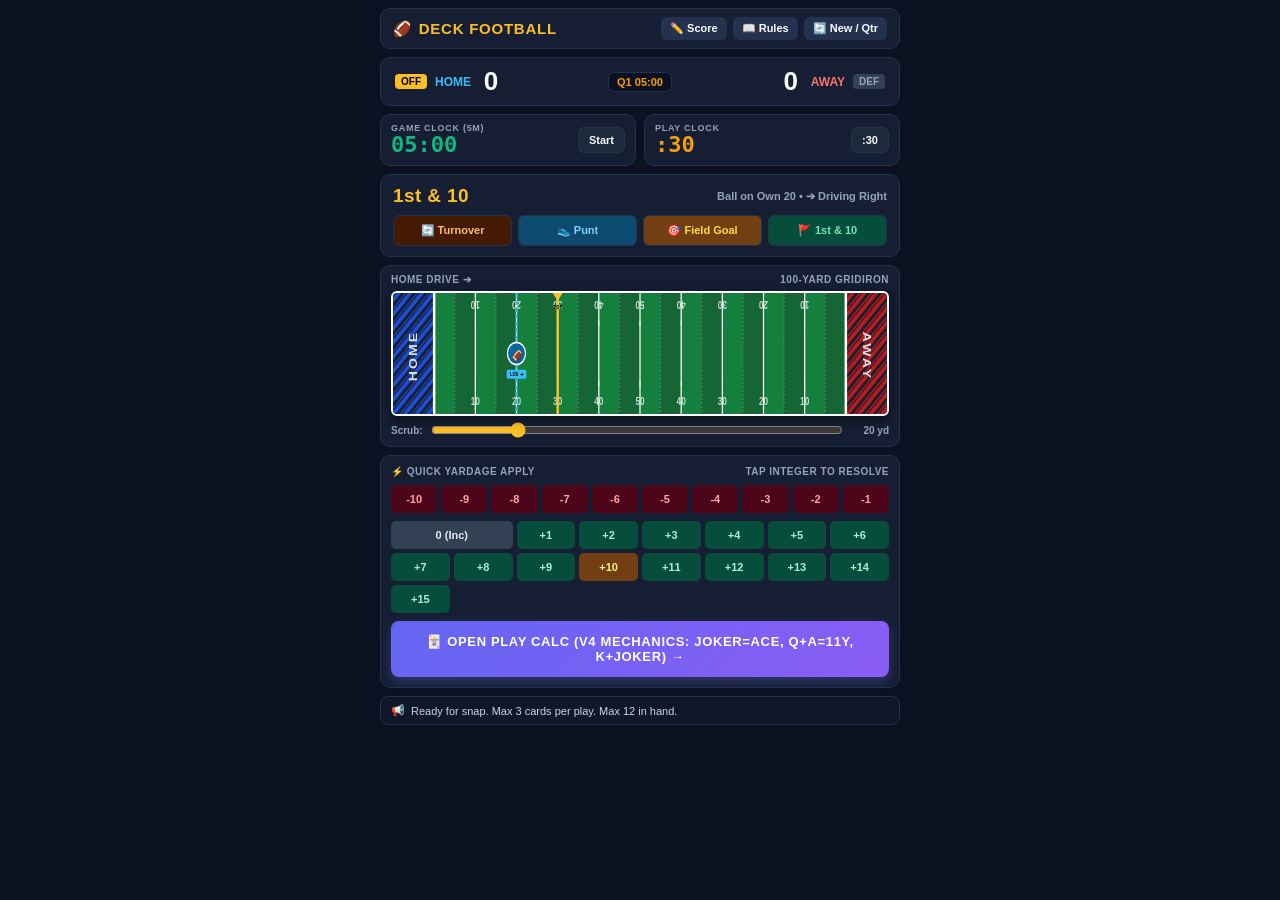
<file: public/assets/aistudio/deck_football_companion_8c740a7f.html>
<!DOCTYPE html>
<html lang="en">
<head>
  <meta charset="UTF-8">
  <meta name="viewport" content="width=device-width, initial-scale=1.0, maximum-scale=1.0, user-scalable=no">
  <title>Deck Football Companion</title>
  <style>
    :root {
      --bg: #0b1120;
      --card-bg: #151e32;
      --border: #23324d;
      --text: #f8fafc;
      --text-muted: #94a3b8;
      --home: #38bdf8;
      --away: #f87171;
      --accent: #10b981;
      --warning: #f59e0b;
      --gold: #fbbf24;
      --loss: #991b1b;
      --gain: #065f46;
      --purple: #8b5cf6;
    }

    * {
      box-sizing: border-box;
      margin: 0;
      padding: 0;
      font-family: -apple-system, BlinkMacSystemFont, "Segoe UI", Roboto, sans-serif;
      user-select: none;
      -webkit-tap-highlight-color: transparent;
    }

    body {
      background-color: var(--bg);
      color: var(--text);
      min-height: 100vh;
      display: flex;
      flex-direction: column;
      align-items: center;
      padding: 8px;
    }

    .container {
      width: 100%;
      max-width: 520px;
      display: flex;
      flex-direction: column;
      gap: 8px;
    }

    button {
      cursor: pointer;
      border: none;
      outline: none;
      font-weight: 700;
      border-radius: 6px;
      transition: transform 0.1s ease, filter 0.15s ease;
    }

    button:active {
      transform: scale(0.96);
    }

    /* Top Bar */
    .top-bar {
      display: flex;
      justify-content: space-between;
      align-items: center;
      background: var(--card-bg);
      border: 1px solid var(--border);
      border-radius: 10px;
      padding: 8px 12px;
    }

    .logo-group {
      display: flex;
      align-items: center;
      gap: 6px;
      font-size: 15px;
      font-weight: 900;
      letter-spacing: 0.05em;
      color: var(--gold);
    }

    .header-btns {
      display: flex;
      gap: 6px;
    }

    .btn-header {
      padding: 5px 9px;
      font-size: 11px;
      background: #24324f;
      color: var(--text);
      border-radius: 6px;
      display: flex;
      align-items: center;
      gap: 4px;
    }

    /* Scoreboard Banner */
    .score-banner {
      display: grid;
      grid-template-columns: 1fr auto 1fr;
      align-items: center;
      background: var(--card-bg);
      border: 1px solid var(--border);
      border-radius: 10px;
      padding: 8px 14px;
    }

    .team-col {
      display: flex;
      align-items: center;
      gap: 8px;
    }

    .team-col.away {
      justify-content: flex-end;
    }

    .team-badge {
      font-size: 10px;
      font-weight: 800;
      padding: 2px 6px;
      border-radius: 4px;
      text-transform: uppercase;
    }

    .team-badge.off {
      background: var(--gold);
      color: #000;
      animation: pulse 1.8s infinite;
    }

    .team-badge.def {
      background: #334155;
      color: var(--text-muted);
    }

    .team-name {
      font-size: 12px;
      font-weight: 800;
      text-transform: uppercase;
    }
    .home-name { color: var(--home); }
    .away-name { color: var(--away); }

    .score-num {
      font-size: 26px;
      font-weight: 900;
      min-width: 24px;
      text-align: center;
    }

    .qtr-badge {
      font-size: 11px;
      font-weight: 900;
      color: var(--warning);
      background: #0b1120;
      padding: 3px 8px;
      border-radius: 6px;
      border: 1px solid var(--border);
    }

    @keyframes pulse {
      0%, 100% { opacity: 1; }
      50% { opacity: 0.75; }
    }

    /* Clocks Row */
    .clocks-row {
      display: grid;
      grid-template-columns: 1fr 1fr;
      gap: 8px;
    }

    .clock-card {
      background: var(--card-bg);
      border: 1px solid var(--border);
      border-radius: 10px;
      padding: 8px 10px;
      display: flex;
      align-items: center;
      justify-content: space-between;
    }

    .clock-meta {
      display: flex;
      flex-direction: column;
    }

    .clock-label {
      font-size: 9px;
      font-weight: 800;
      letter-spacing: 0.08em;
      color: var(--text-muted);
      text-transform: uppercase;
    }

    .clock-display {
      font-family: monospace;
      font-size: 22px;
      font-weight: 900;
      color: var(--accent);
      line-height: 1.1;
    }

    .clock-display.play {
      color: var(--warning);
    }

    .btn-clock-action {
      font-size: 11px;
      padding: 6px 10px;
      background: #1e293b;
      color: var(--text);
      border: 1px solid var(--border);
    }

    /* Down & Possession Bar */
    .down-bar {
      background: var(--card-bg);
      border: 1px solid var(--border);
      border-radius: 10px;
      padding: 10px 12px;
      display: flex;
      flex-direction: column;
      gap: 8px;
    }

    .down-header-line {
      display: flex;
      justify-content: space-between;
      align-items: center;
    }

    .down-tag {
      font-size: 19px;
      font-weight: 900;
      color: var(--gold);
      letter-spacing: 0.02em;
    }

    .loc-tag {
      font-size: 11px;
      font-weight: 800;
      color: var(--text-muted);
      text-align: right;
    }

    .down-quick-actions {
      display: grid;
      grid-template-columns: repeat(4, 1fr);
      gap: 6px;
    }

    .btn-situation {
      font-size: 11px;
      padding: 8px 4px;
      border-radius: 6px;
      background: #1e293b;
      color: var(--text);
      border: 1px solid var(--border);
      display: flex;
      align-items: center;
      justify-content: center;
      gap: 3px;
    }
    .btn-situation.to { background: #451a03; color: #fdba74; }
    .btn-situation.punt { background: #0c4a6e; color: #7dd3fc; }
    .btn-situation.fg { background: #713f12; color: #fde047; }
    .btn-situation.reset { background: #064e3b; color: #6ee7b7; }

    /* SVG Football Field */
    .field-card {
      background: var(--card-bg);
      border: 1px solid var(--border);
      border-radius: 10px;
      padding: 8px 10px;
      display: flex;
      flex-direction: column;
      gap: 6px;
    }

    .field-card-header {
      display: flex;
      justify-content: space-between;
      font-size: 10px;
      font-weight: 800;
      color: var(--text-muted);
      text-transform: uppercase;
      letter-spacing: 0.05em;
    }

    .svg-field-wrap {
      width: 100%;
      height: 125px;
      border: 2px solid #ffffff;
      border-radius: 6px;
      overflow: hidden;
      box-shadow: 0 4px 10px rgba(0,0,0,0.5);
      position: relative;
    }

    .svg-field-wrap svg {
      width: 100%;
      height: 100%;
      display: block;
    }

    .scrubber-wrap {
      display: flex;
      align-items: center;
      gap: 8px;
      font-size: 10px;
      font-weight: 800;
      color: var(--text-muted);
    }

    .scrubber-wrap input[type=range] {
      flex: 1;
      accent-color: var(--gold);
    }

    /* Quick Yardage Section */
    .quick-section {
      background: var(--card-bg);
      border: 1px solid var(--border);
      border-radius: 10px;
      padding: 10px 10px;
      display: flex;
      flex-direction: column;
      gap: 8px;
    }

    .quick-title-bar {
      display: flex;
      justify-content: space-between;
      align-items: center;
      font-size: 10px;
      font-weight: 800;
      color: var(--text-muted);
      letter-spacing: 0.05em;
      text-transform: uppercase;
    }

    .quick-grid-row {
      display: grid;
      gap: 4px;
    }

    .row-losses {
      grid-template-columns: repeat(10, 1fr);
    }

    .row-gains {
      grid-template-columns: repeat(8, 1fr);
    }

    .btn-yard {
      font-size: 11px;
      font-weight: 800;
      padding: 8px 0;
      border-radius: 5px;
      color: white;
      text-align: center;
    }

    .btn-loss { background: #4c0519; color: #fda4af; }
    .btn-loss:hover { background: #881337; }

    .btn-inc { background: #334155; color: #e2e8f0; grid-column: span 2; }
    .btn-gain { background: #064e3b; color: #a7f3d0; }
    .btn-gain:hover { background: #047857; }
    .btn-firstdown-yard { background: #713f12; color: #fef08a; font-weight: 900; }

    /* Big Play Calc Button */
    .btn-open-calc {
      width: 100%;
      padding: 13px;
      font-size: 13px;
      font-weight: 900;
      text-transform: uppercase;
      letter-spacing: 0.05em;
      background: linear-gradient(135deg, #6366f1, #8b5cf6);
      color: white;
      border-radius: 8px;
      box-shadow: 0 4px 12px rgba(99, 102, 241, 0.35);
      display: flex;
      align-items: center;
      justify-content: center;
      gap: 6px;
    }

    /* Status Bar */
    .status-alert {
      background: #0f172a;
      border: 1px solid var(--border);
      border-radius: 8px;
      padding: 7px 10px;
      font-size: 11px;
      color: #cbd5e1;
      display: flex;
      align-items: center;
      gap: 6px;
    }

    /* Modals */
    .modal-backdrop {
      position: fixed;
      inset: 0;
      background: rgba(0, 0, 0, 0.85);
      backdrop-filter: blur(4px);
      display: none;
      align-items: center;
      justify-content: center;
      z-index: 9999;
      padding: 14px;
    }

    .modal-backdrop.active {
      display: flex !important;
    }

    .modal-card {
      background: #131b2e;
      border: 1px solid var(--border);
      border-radius: 14px;
      width: 100%;
      max-width: 480px;
      max-height: 88vh;
      overflow-y: auto;
      padding: 16px;
      display: flex;
      flex-direction: column;
      gap: 12px;
      box-shadow: 0 20px 40px rgba(0,0,0,0.6);
    }

    .modal-header {
      display: flex;
      justify-content: space-between;
      align-items: center;
      border-bottom: 1px solid var(--border);
      padding-bottom: 8px;
    }

    .modal-title {
      font-size: 16px;
      font-weight: 900;
    }

    .btn-close {
      background: transparent;
      color: var(--text-muted);
      font-size: 22px;
      line-height: 1;
      padding: 2px 6px;
    }

    /* Calculator Keyboard */
    .calc-team-block {
      background: #0a0f1d;
      border: 1px solid var(--border);
      border-radius: 8px;
      padding: 10px;
      display: flex;
      flex-direction: column;
      gap: 8px;
    }

    .calc-team-title {
      display: flex;
      justify-content: space-between;
      align-items: center;
      font-size: 11px;
      font-weight: 800;
      text-transform: uppercase;
    }

    .calc-keyboard-big {
      display: grid;
      grid-template-columns: repeat(4, 1fr);
      gap: 6px;
    }

    .btn-calc-key {
      padding: 11px 0;
      font-size: 13px;
      font-weight: 900;
      background: #1e293b;
      color: white;
      border: 1px solid #334155;
      border-radius: 6px;
    }
    .btn-calc-key:hover { background: #334155; }

    .btn-calc-joker {
      grid-column: span 4;
      background: #831843;
      border-color: #be185d;
      color: #fbcfe8;
    }

    .btn-calc-joker-offense {
      grid-column: span 4;
      background: #14532d;
      border-color: #22c55e;
      color: #bbf7d0;
    }

    .selected-chips {
      display: flex;
      gap: 6px;
      min-height: 34px;
      align-items: center;
      padding: 4px;
      background: #020617;
      border-radius: 6px;
      border: 1px solid #1e293b;
      flex-wrap: wrap;
    }

    .chip {
      background: #334155;
      color: white;
      padding: 4px 8px;
      border-radius: 4px;
      font-size: 12px;
      font-weight: 800;
      display: flex;
      align-items: center;
      gap: 4px;
      cursor: pointer;
    }
    .chip:hover { background: #ef4444; }

    .calc-summary {
      background: #020617;
      border: 1px solid var(--gold);
      border-radius: 8px;
      padding: 10px;
      text-align: center;
      display: flex;
      flex-direction: column;
      gap: 4px;
    }

    .calc-yard-diff {
      font-size: 24px;
      font-weight: 900;
      color: var(--gold);
    }

    .rule-box {
      background: rgba(251, 191, 36, 0.08);
      border-left: 3px solid var(--gold);
      padding: 8px 10px;
      font-size: 12px;
      border-radius: 4px;
      line-height: 1.4;
    }

    .rules-scroll {
      font-size: 12px;
      line-height: 1.5;
      color: #cbd5e1;
      display: flex;
      flex-direction: column;
      gap: 12px;
    }
    .rules-scroll h4 {
      color: var(--gold);
      margin-top: 4px;
      font-size: 13px;
    }
    .rules-scroll ul {
      margin-left: 18px;
    }

    /* Option Pill Selectors */
    .pill-group {
      display: flex;
      gap: 6px;
      background: #0a0f1d;
      padding: 4px;
      border-radius: 8px;
      border: 1px solid var(--border);
    }

    .pill-btn {
      flex: 1;
      padding: 8px 0;
      font-size: 12px;
      font-weight: 800;
      background: transparent;
      color: var(--text-muted);
      border-radius: 6px;
    }

    .pill-btn.active {
      background: #2563eb;
      color: #ffffff;
      box-shadow: 0 2px 4px rgba(0,0,0,0.4);
    }
  </style>
</head>
<body>

<div class="container">
  <!-- Header Bar -->
  <div class="top-bar">
    <div class="logo-group">
      <span>🏈</span> DECK FOOTBALL
    </div>
    <div class="header-btns">
      <button class="btn-header" id="btnOpenScoreModal">✏️ Score</button>
      <button class="btn-header" id="btnOpenRules">📖 Rules</button>
      <button class="btn-header" id="btnResetGame">🔄 New / Qtr</button>
    </div>
  </div>

  <!-- Scoreboard Banner -->
  <div class="score-banner">
    <div class="team-col home">
      <span class="team-badge off" id="badgeHome">OFF</span>
      <span class="team-name home-name">HOME</span>
      <span class="score-num" id="scoreHome">0</span>
    </div>
    <div class="qtr-badge" id="qtrBadge">Q1 05:00</div>
    <div class="team-col away">
      <span class="score-num" id="scoreAway">0</span>
      <span class="team-name away-name">AWAY</span>
      <span class="team-badge def" id="badgeAway">DEF</span>
    </div>
  </div>

  <!-- Compact Clocks Row -->
  <div class="clocks-row">
    <div class="clock-card">
      <div class="clock-meta">
        <span class="clock-label" id="gameClockLabel">Game Clock (5m)</span>
        <span class="clock-display" id="gameClock">05:00</span>
      </div>
      <button class="btn-clock-action" id="btnToggleGameClock">Start</button>
    </div>
    <div class="clock-card">
      <div class="clock-meta">
        <span class="clock-label">Play Clock</span>
        <span class="clock-display play" id="playClock">:30</span>
      </div>
      <button class="btn-clock-action" id="btnResetPlayClock">:30</button>
    </div>
  </div>

  <!-- Down & Situation Bar -->
  <div class="down-bar">
    <div class="down-header-line">
      <span class="down-tag" id="downTag">1st & 10</span>
      <span class="loc-tag" id="locTag">Ball on Own 20 • ➔ Driving Right</span>
    </div>
    <div class="down-quick-actions">
      <button class="btn-situation to" id="btnTriggerTurnover">🔄 Turnover</button>
      <button class="btn-situation punt" id="btnTriggerPunt">👟 Punt</button>
      <button class="btn-situation fg" id="btnTriggerFG">🎯 Field Goal</button>
      <button class="btn-situation reset" id="btnForceFirstDown">🚩 1st & 10</button>
    </div>
  </div>

  <!-- Mathematical SVG Football Field -->
  <div class="field-card">
    <div class="field-card-header">
      <span id="driveIndicator">HOME DRIVE ➔</span>
      <span>100-YARD GRIDIRON</span>
    </div>
    <div class="svg-field-wrap">
      <svg id="fieldSvg" viewBox="0 0 1200 240" preserveAspectRatio="none">
        <defs>
          <pattern id="homePattern" width="20" height="20" patternTransform="rotate(45 0 0)" patternUnits="userSpaceOnUse">
            <line x1="0" y1="0" x2="0" y2="20" stroke="#1e3a8a" stroke-width="8" />
            <line x1="10" y1="0" x2="10" y2="20" stroke="#1d4ed8" stroke-width="8" />
          </pattern>
          <pattern id="awayPattern" width="20" height="20" patternTransform="rotate(45 0 0)" patternUnits="userSpaceOnUse">
            <line x1="0" y1="0" x2="0" y2="20" stroke="#991b1b" stroke-width="8" />
            <line x1="10" y1="0" x2="10" y2="20" stroke="#b91c1c" stroke-width="8" />
          </pattern>
        </defs>

        <!-- Alternating 5-Yard Grass Stripes from Yard 0 to 100 (x: 100 to 1100) -->
        <g id="grassStripes">
          <rect x="100" y="0" width="50" height="240" fill="#15803d"/>
          <rect x="150" y="0" width="50" height="240" fill="#166534"/>
          <rect x="200" y="0" width="50" height="240" fill="#15803d"/>
          <rect x="250" y="0" width="50" height="240" fill="#166534"/>
          <rect x="300" y="0" width="50" height="240" fill="#15803d"/>
          <rect x="350" y="0" width="50" height="240" fill="#166534"/>
          <rect x="400" y="0" width="50" height="240" fill="#15803d"/>
          <rect x="450" y="0" width="50" height="240" fill="#166534"/>
          <rect x="500" y="0" width="50" height="240" fill="#15803d"/>
          <rect x="550" y="0" width="50" height="240" fill="#166534"/>
          <rect x="600" y="0" width="50" height="240" fill="#15803d"/>
          <rect x="650" y="0" width="50" height="240" fill="#166534"/>
          <rect x="700" y="0" width="50" height="240" fill="#15803d"/>
          <rect x="750" y="0" width="50" height="240" fill="#166534"/>
          <rect x="800" y="0" width="50" height="240" fill="#15803d"/>
          <rect x="850" y="0" width="50" height="240" fill="#166534"/>
          <rect x="900" y="0" width="50" height="240" fill="#15803d"/>
          <rect x="950" y="0" width="50" height="240" fill="#166534"/>
          <rect x="1000" y="0" width="50" height="240" fill="#15803d"/>
          <rect x="1050" y="0" width="50" height="240" fill="#166534"/>
        </g>

        <!-- Endzones -->
        <rect x="0" y="0" width="100" height="240" fill="url(#homePattern)"/>
        <text x="50" y="125" fill="#ffffff" font-size="28" font-weight="900" text-anchor="middle" dominant-baseline="middle" transform="rotate(-90 50 125)" opacity="0.85" letter-spacing="4">HOME</text>

        <rect x="1100" y="0" width="100" height="240" fill="url(#awayPattern)"/>
        <text x="1150" y="125" fill="#ffffff" font-size="28" font-weight="900" text-anchor="middle" dominant-baseline="middle" transform="rotate(90 1150 125)" opacity="0.85" letter-spacing="4">AWAY</text>

        <!-- Goal Lines -->
        <line x1="100" y1="0" x2="100" y2="240" stroke="#ffffff" stroke-width="6"/>
        <line x1="1100" y1="0" x2="1100" y2="240" stroke="#ffffff" stroke-width="6"/>

        <!-- 5-Yard Thin Lines -->
        <g stroke="rgba(255,255,255,0.3)" stroke-width="2" stroke-dasharray="4 4">
          <line x1="150" y1="0" x2="150" y2="240"/>
          <line x1="250" y1="0" x2="250" y2="240"/>
          <line x1="350" y1="0" x2="350" y2="240"/>
          <line x1="450" y1="0" x2="450" y2="240"/>
          <line x1="550" y1="0" x2="550" y2="240"/>
          <line x1="650" y1="0" x2="650" y2="240"/>
          <line x1="750" y1="0" x2="750" y2="240"/>
          <line x1="850" y1="0" x2="850" y2="240"/>
          <line x1="950" y1="0" x2="950" y2="240"/>
          <line x1="1050" y1="0" x2="1050" y2="240"/>
        </g>

        <!-- 10-Yard Major Solid Lines -->
        <g stroke="#ffffff" stroke-width="3">
          <line x1="200" y1="0" x2="200" y2="240"/>
          <line x1="300" y1="0" x2="300" y2="240"/>
          <line x1="400" y1="0" x2="400" y2="240"/>
          <line x1="500" y1="0" x2="500" y2="240"/>
          <line x1="600" y1="0" x2="600" y2="240"/>
          <line x1="700" y1="0" x2="700" y2="240"/>
          <line x1="800" y1="0" x2="800" y2="240"/>
          <line x1="900" y1="0" x2="900" y2="240"/>
          <line x1="1000" y1="0" x2="1000" y2="240"/>
        </g>

        <!-- Hash Marks -->
        <g stroke="#ffffff" stroke-width="2">
          <!-- Top Row -->
          <line x1="200" y1="55" x2="200" y2="65"/><line x1="300" y1="55" x2="300" y2="65"/>
          <line x1="400" y1="55" x2="400" y2="65"/><line x1="500" y1="55" x2="500" y2="65"/>
          <line x1="600" y1="55" x2="600" y2="65"/><line x1="700" y1="55" x2="700" y2="65"/>
          <line x1="800" y1="55" x2="800" y2="65"/><line x1="900" y1="55" x2="900" y2="65"/>
          <line x1="1000" y1="55" x2="1000" y2="65"/>
          <!-- Bottom Row -->
          <line x1="200" y1="175" x2="200" y2="185"/><line x1="300" y1="175" x2="300" y2="185"/>
          <line x1="400" y1="175" x2="400" y2="185"/><line x1="500" y1="175" x2="500" y2="185"/>
          <line x1="600" y1="175" x2="600" y2="185"/><line x1="700" y1="175" x2="700" y2="185"/>
          <line x1="800" y1="175" x2="800" y2="185"/><line x1="900" y1="175" x2="900" y2="185"/>
          <line x1="1000" y1="175" x2="1000" y2="185"/>
        </g>

        <!-- Yard Numbers -->
        <g font-size="20" font-weight="900" fill="rgba(255,255,255,0.75)" text-anchor="middle">
          <!-- Bottom Sideline Numbers -->
          <text x="200" y="222">10</text><text x="300" y="222">20</text><text x="400" y="222">30</text><text x="500" y="222">40</text>
          <text x="600" y="222">50</text>
          <text x="700" y="222">40</text><text x="800" y="222">30</text><text x="900" y="222">20</text><text x="1000" y="222">10</text>
          <!-- Top Sideline Numbers (Rotated) -->
          <text x="200" y="25" transform="rotate(180 200 20)">10</text>
          <text x="300" y="25" transform="rotate(180 300 20)">20</text>
          <text x="400" y="25" transform="rotate(180 400 20)">30</text>
          <text x="500" y="25" transform="rotate(180 500 20)">40</text>
          <text x="600" y="25" transform="rotate(180 600 20)">50</text>
          <text x="700" y="25" transform="rotate(180 700 20)">40</text>
          <text x="800" y="25" transform="rotate(180 800 20)">30</text>
          <text x="900" y="25" transform="rotate(180 900 20)">20</text>
          <text x="1000" y="25" transform="rotate(180 1000 20)">10</text>
        </g>

        <!-- First Down Line (Gold) -->
        <g id="svgFirstDownGroup" transform="translate(400, 0)">
          <line x1="0" y1="0" x2="0" y2="240" stroke="#fbbf24" stroke-width="6" stroke-linecap="round"/>
          <polygon points="-12,0 12,0 0,16" fill="#fbbf24"/>
          <text x="0" y="32" fill="#000000" font-size="12" font-weight="900" text-anchor="middle">1ST</text>
        </g>

        <!-- Line Of Scrimmage & Football (Cyan) -->
        <g id="svgLosGroup" transform="translate(300, 0)">
          <line x1="0" y1="0" x2="0" y2="240" stroke="#38bdf8" stroke-width="5" stroke-dasharray="10 4"/>
          <circle cx="0" cy="120" r="22" fill="#0369a1" stroke="#ffffff" stroke-width="3"/>
          <text x="0" y="125" font-size="20" text-anchor="middle" dominant-baseline="middle">🏈</text>
          <rect x="-24" y="152" width="48" height="18" rx="4" fill="#38bdf8"/>
          <text id="svgLosText" x="0" y="165" fill="#000000" font-size="10" font-weight="900" text-anchor="middle">LOS ➔</text>
        </g>
      </svg>
    </div>

    <div class="scrubber-wrap">
      <span>Scrub:</span>
      <input type="range" id="ballScrubber" min="0" max="100" value="20">
      <span id="scrubberYardVal" style="width: 38px; text-align: right;">20 yd</span>
    </div>
  </div>

  <!-- Quick Yardage Apply Grid (-10 to +15) -->
  <div class="quick-section">
    <div class="quick-title-bar">
      <span>⚡ Quick Yardage Apply</span>
      <span>Tap integer to resolve</span>
    </div>

    <!-- Losses (-10 to -1) -->
    <div class="quick-grid-row row-losses">
      <button class="btn-yard btn-loss" data-yard="-10">-10</button>
      <button class="btn-yard btn-loss" data-yard="-9">-9</button>
      <button class="btn-yard btn-loss" data-yard="-8">-8</button>
      <button class="btn-yard btn-loss" data-yard="-7">-7</button>
      <button class="btn-yard btn-loss" data-yard="-6">-6</button>
      <button class="btn-yard btn-loss" data-yard="-5">-5</button>
      <button class="btn-yard btn-loss" data-yard="-4">-4</button>
      <button class="btn-yard btn-loss" data-yard="-3">-3</button>
      <button class="btn-yard btn-loss" data-yard="-2">-2</button>
      <button class="btn-yard btn-loss" data-yard="-1">-1</button>
    </div>

    <!-- Gains (0 to +15) -->
    <div class="quick-grid-row row-gains">
      <button class="btn-yard btn-inc" data-yard="0">0 (Inc)</button>
      <button class="btn-yard btn-gain" data-yard="1">+1</button>
      <button class="btn-yard btn-gain" data-yard="2">+2</button>
      <button class="btn-yard btn-gain" data-yard="3">+3</button>
      <button class="btn-yard btn-gain" data-yard="4">+4</button>
      <button class="btn-yard btn-gain" data-yard="5">+5</button>
      <button class="btn-yard btn-gain" data-yard="6">+6</button>
      <button class="btn-yard btn-gain" data-yard="7">+7</button>
      <button class="btn-yard btn-gain" data-yard="8">+8</button>
      <button class="btn-yard btn-gain" data-yard="9">+9</button>
      <button class="btn-yard btn-firstdown-yard" data-yard="10">+10</button>
      <button class="btn-yard btn-gain" data-yard="11">+11</button>
      <button class="btn-yard btn-gain" data-yard="12">+12</button>
      <button class="btn-yard btn-gain" data-yard="13">+13</button>
      <button class="btn-yard btn-gain" data-yard="14">+14</button>
      <button class="btn-yard btn-gain" data-yard="15">+15</button>
    </div>

    <!-- Big Play Calc Button Directly Below -->
    <button class="btn-open-calc" id="btnOpenPlayCalc">
      🃏 Open Play Calc (v4 Mechanics: Joker=Ace, Q+A=11y, K+Joker) &rarr;
    </button>
  </div>

  <!-- Live Status Footer -->
  <div class="status-alert" id="statusMsg">
    <span>📢</span> <span id="statusText">Ready for snap. Max 3 cards per play. Max 12 in hand.</span>
  </div>
</div>

<!-- ================= DELAY OF GAME MODAL ================= -->
<div class="modal-backdrop" id="modalDelayOfGame">
  <div class="modal-card" style="text-align: center; border: 2px solid var(--warning);">
    <div style="font-size: 32px;">⏱️ ⚠️</div>
    <div style="font-size: 20px; font-weight: 900; color: var(--warning);">DELAY OF GAME!</div>
    <div style="font-size: 13px; color: #cbd5e1; line-height: 1.4;">
      The 30-second play clock reached <strong>:00</strong> before the offense called "HIKE" and laid down cards.
    </div>

    <div style="display: flex; flex-direction: column; gap: 8px; margin-top: 6px;">
      <button class="btn-open-calc" id="btnEnforceDelayPenalty" style="background: #991b1b; box-shadow: none;">
        🚩 Enforce 5-Yard Penalty
      </button>
      <button class="btn-situation" id="btnWaveOffDelay" style="padding: 10px; background: #334155; color: white;">
        They Got Play Off (Wave Off)
      </button>
    </div>
  </div>
</div>

<!-- ================= NEW GAME / QUARTER SETUP MODAL ================= -->
<div class="modal-backdrop" id="modalNewGame">
  <div class="modal-card">
    <div class="modal-header">
      <div class="modal-title">Game Clock & Quarter Setup</div>
      <button class="btn-close" id="btnCloseNewGameModal">&times;</button>
    </div>

    <div style="font-size: 13px; color: var(--text-muted);">
      Choose the quarter duration for this match:
    </div>

    <div class="pill-group" id="quarterLengthPills">
      <button class="pill-btn" data-mins="3">3 Minutes</button>
      <button class="pill-btn active" data-mins="5">5 Minutes</button>
      <button class="pill-btn" data-mins="7">7 Minutes</button>
    </div>

    <div style="display: flex; flex-direction: column; gap: 8px; margin-top: 8px;">
      <button class="btn-open-calc" id="btnApplyQuarterLenOnly" style="background: #2563eb;">
        Apply Quarter Length
      </button>
      <button class="btn-open-calc" id="btnConfirmResetNewGame" style="background: #991b1b;">
        🔄 Reset New Game (0 - 0, Q1)
      </button>
    </div>
  </div>
</div>

<!-- ================= SCORE ADJUST MODAL ================= -->
<div class="modal-backdrop" id="modalScoreAdjust">
  <div class="modal-card">
    <div class="modal-header">
      <div class="modal-title">Adjust Score & Quarter</div>
      <button class="btn-close" id="btnCloseScoreModal">&times;</button>
    </div>

    <div style="display: grid; grid-template-columns: 1fr 1fr; gap: 10px;">
      <div class="calc-team-block">
        <div class="calc-team-title" style="color: var(--home);">HOME SCORE</div>
        <div style="display: grid; grid-template-columns: 1fr 1fr; gap: 4px;">
          <button class="btn-situation" data-add-home="6">+6 TD</button>
          <button class="btn-situation" data-add-home="3">+3 FG</button>
          <button class="btn-situation" data-add-home="1">+1 XP</button>
          <button class="btn-situation" data-add-home="2">+2 PT</button>
          <button class="btn-situation" data-add-home="-1" style="grid-column: span 2; background: #334155;">-1 Point</button>
        </div>
      </div>

      <div class="calc-team-block">
        <div class="calc-team-title" style="color: var(--away);">AWAY SCORE</div>
        <div style="display: grid; grid-template-columns: 1fr 1fr; gap: 4px;">
          <button class="btn-situation" data-add-away="6">+6 TD</button>
          <button class="btn-situation" data-add-away="3">+3 FG</button>
          <button class="btn-situation" data-add-away="1">+1 XP</button>
          <button class="btn-situation" data-add-away="2">+2 PT</button>
          <button class="btn-situation" data-add-away="-1" style="grid-column: span 2; background: #334155;">-1 Point</button>
        </div>
      </div>
    </div>

    <div style="display: flex; gap: 8px;">
      <button class="btn-situation reset" id="btnNextQuarterModal" style="flex: 1; padding: 10px;">Advance Quarter &rarr;</button>
    </div>
  </div>
</div>

<!-- ================= PLAY CALCULATOR MODAL (v4 DYNAMICS) ================= -->
<div class="modal-backdrop" id="modalPlayCalc">
  <div class="modal-card">
    <div class="modal-header">
      <div class="modal-title">Play Calculator (v4 Balance)</div>
      <button class="btn-close" id="btnClosePlayCalc">&times;</button>
    </div>

    <div class="rule-box" style="font-size: 11px;">
      <strong>v4 Balance Rules:</strong><br>
      • Def Ace / Solo Joker: Always <strong>11y</strong> (Triggers Sack Cap to -10y).<br>
      • Off Ace / Solo Joker: <strong>11y</strong> if paired with Queen, else <strong>5y</strong>.<br>
      • K + Joker: Defense = Turnover (unless Offense plays King). Offense = +15y Penalty & 1st Down.<br>
      • Non-Ace Losses: Clamped at <strong>-5y</strong>.
    </div>

    <!-- Offense Selection -->
    <div class="calc-team-block">
      <div class="calc-team-title">
        <span id="labelOffenseCount">Offense Cards (0/3)</span>
        <button class="btn-header" id="btnClearOffense">Clear</button>
      </div>
      <div class="selected-chips" id="chipsOffense"></div>
      <div class="calc-keyboard-big" id="keysOffense">
        <button class="btn-calc-key" data-type="num" data-val="2">2</button>
        <button class="btn-calc-key" data-type="num" data-val="3">3</button>
        <button class="btn-calc-key" data-type="num" data-val="4">4</button>
        <button class="btn-calc-key" data-type="num" data-val="5">5</button>
        <button class="btn-calc-key" data-type="num" data-val="6">6</button>
        <button class="btn-calc-key" data-type="num" data-val="7">7</button>
        <button class="btn-calc-key" data-type="num" data-val="8">8</button>
        <button class="btn-calc-key" data-type="num" data-val="9">9</button>
        <button class="btn-calc-key" data-type="num" data-val="10">10</button>
        <button class="btn-calc-key" data-type="jack" data-val="10">J (10)</button>
        <button class="btn-calc-key" data-type="queen" data-val="10" style="background: #1e3a8a; border-color: #3b82f6;">Q (10)</button>
        <button class="btn-calc-key" data-type="king" data-val="10" style="background: #3730a3; border-color: #6366f1;">K (10)</button>
        <button class="btn-calc-key" data-type="ace" data-val="5" style="grid-column: span 2; background: #312e81; color: #c7d2fe;">Ace (5y / 11y w/ Q)</button>
        <button class="btn-calc-key btn-calc-joker-offense" data-type="joker" data-val="5" style="grid-column: span 2;">🃏 Joker (Ace-like / Auto 1st w/ K)</button>
      </div>
    </div>

    <!-- Defense Selection -->
    <div class="calc-team-block">
      <div class="calc-team-title">
        <span id="labelDefenseCount">Defense Cards (0/3)</span>
        <button class="btn-header" id="btnClearDefense">Clear</button>
      </div>
      <div class="selected-chips" id="chipsDefense"></div>
      <div class="calc-keyboard-big" id="keysDefense">
        <button class="btn-calc-key" data-type="num" data-val="2">2</button>
        <button class="btn-calc-key" data-type="num" data-val="3">3</button>
        <button class="btn-calc-key" data-type="num" data-val="4">4</button>
        <button class="btn-calc-key" data-type="num" data-val="5">5</button>
        <button class="btn-calc-key" data-type="num" data-val="6">6</button>
        <button class="btn-calc-key" data-type="num" data-val="7">7</button>
        <button class="btn-calc-key" data-type="num" data-val="8">8</button>
        <button class="btn-calc-key" data-type="num" data-val="9">9</button>
        <button class="btn-calc-key" data-type="num" data-val="10">10</button>
        <button class="btn-calc-key" data-type="jack" data-val="10">J (10)</button>
        <button class="btn-calc-key" data-type="queen" data-val="10" style="background: #1e3a8a; border-color: #3b82f6;">Q (10)</button>
        <button class="btn-calc-key" data-type="king" data-val="10" style="background: #3730a3; border-color: #6366f1;">K (10)</button>
        <button class="btn-calc-key" data-type="ace" data-val="11" style="grid-column: span 2; background: #312e81; color: #c7d2fe;">Ace (11y Sledge)</button>
        <button class="btn-calc-key btn-calc-joker" data-type="joker" data-val="11" style="grid-column: span 2;">🃏 Joker (Ace-like / Turnover w/ K)</button>
      </div>
    </div>

    <div class="calc-summary">
      <div style="font-size: 11px; color: var(--text-muted); text-transform: uppercase;">NET PLAY YARDAGE</div>
      <div class="calc-yard-diff" id="calcDiffText">0 Yards</div>
      <div style="font-size: 11px; font-weight: 700;" id="calcOutcomeSubtext">Select cards to resolve...</div>
    </div>

    <button class="btn-open-calc" id="btnApplyPlayCalc" style="background: var(--accent); color: #022c22;">
      Apply Play to Field &rarr;
    </button>
  </div>
</div>

<!-- ================= PUNT & SAFETY FREE KICK MODAL ================= -->
<div class="modal-backdrop" id="modalPunt">
  <div class="modal-card">
    <div class="modal-header">
      <div class="modal-title" id="puntTitle">4th Down Punt</div>
      <button class="btn-close" id="btnClosePunt">&times;</button>
    </div>

    <div class="rule-box" id="puntDesc">
      Punting team plays 1 card (Val &times; 5y, Face = 45y, Ace = 50y). Defense plays 1 return card.
    </div>

    <div class="calc-team-block">
      <div class="calc-team-title">
        <span>Punting Team Card</span>
        <button class="btn-header" id="btnPuntDrawDeck" style="background: #0284c7;">Draw Deck (Empty Hand)</button>
      </div>
      <div class="selected-chips" id="chipsPuntKick"></div>
      <div class="quick-grid-row row-losses" id="keysPuntKick" style="grid-template-columns: repeat(6, 1fr);">
        <button class="btn-calc-key" data-val="2">2 (10y)</button>
        <button class="btn-calc-key" data-val="3">3 (15y)</button>
        <button class="btn-calc-key" data-val="4">4 (20y)</button>
        <button class="btn-calc-key" data-val="5">5 (25y)</button>
        <button class="btn-calc-key" data-val="6">6 (30y)</button>
        <button class="btn-calc-key" data-val="7">7 (35y)</button>
        <button class="btn-calc-key" data-val="8">8 (40y)</button>
        <button class="btn-calc-key" data-val="9">9 (45y)</button>
        <button class="btn-calc-key" data-val="10">10 (50y)</button>
        <button class="btn-calc-key" data-val="10" data-label="Face">Face (45y)</button>
        <button class="btn-calc-key" data-val="11" data-label="Ace" style="grid-column: span 2;">Ace (50y)</button>
      </div>
    </div>

    <div class="calc-team-block">
      <div class="calc-team-title">
        <span>Receiving Return Card</span>
        <button class="btn-header" id="btnClearPuntReturn">No Return</button>
      </div>
      <div class="selected-chips" id="chipsPuntReturn"></div>
      <div class="quick-grid-row row-losses" id="keysPuntReturn" style="grid-template-columns: repeat(6, 1fr);">
        <button class="btn-calc-key" data-val="2">2y</button>
        <button class="btn-calc-key" data-val="3">3y</button>
        <button class="btn-calc-key" data-val="4">4y</button>
        <button class="btn-calc-key" data-val="5">5y</button>
        <button class="btn-calc-key" data-val="6">6y</button>
        <button class="btn-calc-key" data-val="7">7y</button>
        <button class="btn-calc-key" data-val="8">8y</button>
        <button class="btn-calc-key" data-val="9">9y</button>
        <button class="btn-calc-key" data-val="10">10y</button>
        <button class="btn-calc-key" data-val="10" data-label="Face">Face (10y)</button>
        <button class="btn-calc-key" data-val="11" data-label="Ace" style="grid-column: span 2;">Ace (11y)</button>
      </div>
    </div>

    <div class="calc-summary">
      <div style="font-size: 11px; color: var(--text-muted);">NET PUNT DISTANCE</div>
      <div class="calc-yard-diff" id="puntNetText">0 Net Yards</div>
    </div>

    <button class="btn-open-calc" id="btnExecutePunt" style="background: #0284c7;">
      Execute Punt & Switch Possession
    </button>
  </div>
</div>

<!-- ================= FIELD GOAL MODAL ================= -->
<div class="modal-backdrop" id="modalFG">
  <div class="modal-card">
    <div class="modal-header">
      <div class="modal-title">Field Goal Attempt</div>
      <button class="btn-close" id="btnCloseFG">&times;</button>
    </div>

    <div class="rule-box">
      Offense draws 5 from deck + up to 3 from hand (Aces = 11y for both on FG!). Defense plays up to 2 cards (or Joker to block). Net must strictly exceed Target (Yard Line to Goal + 10).
    </div>

    <div class="calc-summary">
      <div style="font-size: 11px; color: var(--text-muted);">TARGET YARDAGE REQUIRED</div>
      <div class="calc-yard-diff" id="fgTargetText">45 Yards</div>
      <div style="font-size: 11px;" id="fgMathText">Offense (0) - Defense (0) = 0 Net</div>
    </div>

    <div class="calc-team-block">
      <div class="calc-team-title">
        <span>Offense (Deck + Hand)</span>
        <button class="btn-header" id="btnAutoFGDeck" style="background: #0284c7;">🎲 Auto-Draw 5 Deck</button>
      </div>
      <div class="selected-chips" id="chipsFGOffense"></div>
      <div class="calc-keyboard-big" id="keysFGOffense" style="grid-template-columns: repeat(4, 1fr);">
        <button class="btn-calc-key" data-val="2">2</button>
        <button class="btn-calc-key" data-val="3">3</button>
        <button class="btn-calc-key" data-val="4">4</button>
        <button class="btn-calc-key" data-val="5">5</button>
        <button class="btn-calc-key" data-val="6">6</button>
        <button class="btn-calc-key" data-val="7">7</button>
        <button class="btn-calc-key" data-val="8">8</button>
        <button class="btn-calc-key" data-val="9">9</button>
        <button class="btn-calc-key" data-val="10">10</button>
        <button class="btn-calc-key" data-val="10" data-label="Face">Face (10)</button>
        <button class="btn-calc-key" data-val="11" data-label="Ace" style="grid-column: span 2; background: #312e81; color: #c7d2fe;">Ace (11y)</button>
        <button class="btn-calc-key btn-calc-joker-offense" data-val="25" data-label="Offense Joker (+25y)">🃏 Joker (+25 Yards Kick Boost)</button>
      </div>
    </div>

    <div class="calc-team-block">
      <div class="calc-team-title">
        <span>Defense Contest (Max 2 Hand)</span>
        <button class="btn-header" id="btnClearFGDefense">Clear</button>
      </div>
      <div class="selected-chips" id="chipsFGDefense"></div>
      <div class="calc-keyboard-big" id="keysFGDefense" style="grid-template-columns: repeat(4, 1fr);">
        <button class="btn-calc-key" data-val="2">2</button>
        <button class="btn-calc-key" data-val="3">3</button>
        <button class="btn-calc-key" data-val="4">4</button>
        <button class="btn-calc-key" data-val="5">5</button>
        <button class="btn-calc-key" data-val="6">6</button>
        <button class="btn-calc-key" data-val="7">7</button>
        <button class="btn-calc-key" data-val="8">8</button>
        <button class="btn-calc-key" data-val="9">9</button>
        <button class="btn-calc-key" data-val="10">10</button>
        <button class="btn-calc-key" data-val="10" data-label="Face">Face (10)</button>
        <button class="btn-calc-key" data-val="11" data-label="Ace" style="grid-column: span 2; background: #312e81; color: #c7d2fe;">Ace (11y)</button>
        <button class="btn-calc-key btn-calc-joker" data-val="JOKER" data-label="Joker" style="grid-column: span 4;">🃏 Joker (Blocked Kick)</button>
      </div>
    </div>

    <button class="btn-open-calc" id="btnResolveFG" style="background: #d97706;">
      Resolve Field Goal
    </button>
  </div>
</div>

<!-- ================= DEDICATED FIELD GOAL MADE MODAL ================= -->
<div class="modal-backdrop" id="modalFGMade">
  <div class="modal-card" style="text-align: center;">
    <div style="font-size: 34px;">🎯 🥅</div>
    <div style="font-size: 22px; font-weight: 900; color: var(--gold);">FIELD GOAL IS GOOD! (+3)</div>
    <div style="font-size: 13px; color: var(--text-muted);" id="fgMadeDetail">
      3 Points awarded to kicking team. Proceed directly to kickoff:
    </div>

    <div style="border-top: 1px solid var(--border); padding-top: 12px; margin-top: 8px;">
      <div style="font-size: 12px; font-weight: 800; margin-bottom: 8px;">KICKOFF TO OPPONENT</div>
      <div style="display: flex; gap: 8px;">
        <button class="btn-situation" id="btnFGKickTouchback" style="flex: 1; padding: 12px;">Touchback (Own 25)</button>
        <button class="btn-situation" id="btnFGKickReturnDeck" style="flex: 1; padding: 12px; background: #047857; color: white;">Flip 4-Card Return</button>
      </div>
    </div>
  </div>
</div>

<!-- ================= TOUCHDOWN & PAT WORKFLOW MODAL ================= -->
<div class="modal-backdrop" id="modalTD">
  <div class="modal-card" style="text-align: center;">
    <div style="font-size: 34px;">🏈 🏆</div>
    <div style="font-size: 24px; font-weight: 900; color: var(--gold);">TOUCHDOWN! (+6)</div>
    <div style="font-size: 13px; color: var(--text-muted);">Choose your Point After Touchdown (PAT) attempt:</div>

    <div style="display: flex; gap: 8px; margin-top: 6px;">
      <button class="btn-situation" id="btnSelectPAT1" style="flex: 1; padding: 10px; background: #0369a1; color: white;">
        1-Point Kick<br><span style="font-size: 10px; font-weight: normal;">Flip top card (4+ Good)</span>
      </button>
      <button class="btn-situation" id="btnSelectPAT2" style="flex: 1; padding: 10px; background: #6d28d9; color: white;">
        2-Point Try<br><span style="font-size: 10px; font-weight: normal;">1 Card Snap (Off &gt; Def)</span>
      </button>
    </div>

    <!-- Confirmation Area -->
    <div id="patConfirmBox" style="display: none; background: #020617; border: 1px solid var(--border); border-radius: 8px; padding: 10px; margin-top: 8px;">
      <div id="patPromptText" style="font-size: 13px; font-weight: 800; margin-bottom: 8px;">Was the kick / 2-pt conversion good?</div>
      <div style="display: flex; gap: 8px;">
        <button class="btn-situation" id="btnConfirmPATSuccess" style="flex: 1; background: #065f46; color: #a7f3d0; padding: 8px;">
          ✅ Good / Success
        </button>
        <button class="btn-situation" id="btnConfirmPATFail" style="flex: 1; background: #7f1d1d; color: #fecaca; padding: 8px;">
          ❌ No Good / Failed
        </button>
      </div>
    </div>

    <!-- Kickoff Next Step -->
    <div id="kickoffBox" style="display: none; border-top: 1px solid var(--border); padding-top: 10px; margin-top: 8px;">
      <div style="font-size: 12px; font-weight: 800; margin-bottom: 6px;">NEXT: KICKOFF TO OPPONENT</div>
      <div style="display: flex; gap: 8px;">
        <button class="btn-situation" id="btnTDKickTouchback" style="flex: 1; padding: 10px;">Touchback (Own 25)</button>
        <button class="btn-situation" id="btnTDKickReturnDeck" style="flex: 1; padding: 10px; background: #047857; color: white;">Flip 4-Card Return</button>
      </div>
    </div>
  </div>
</div>

<!-- ================= FIRST DOWN / DEAL PROMPT MODAL ================= -->
<div class="modal-backdrop" id="modalDeal">
  <div class="modal-card" style="text-align: center;">
    <div style="font-size: 26px; font-weight: 900; color: var(--gold);" id="dealTitle">FIRST DOWN! 🔔</div>
    <div class="rule-box" style="margin: 10px 0;" id="dealBody">
      Deal <strong>+7 Cards</strong> to Offense &amp; <strong>+5 Cards</strong> to Defense.<br>
      Hold your unused cards! (Max hand cap: 12 cards).
    </div>
    <button class="btn-open-calc" id="btnResumeAfterDeal" style="background: var(--accent); color: #022c22;">
      Hands Dealt &bull; Resume Game &rarr;
    </button>
  </div>
</div>

<!-- ================= RULES MODAL ================= -->
<div class="modal-backdrop" id="modalRules">
  <div class="modal-card">
    <div class="modal-header">
      <div class="modal-title">Deck Football Rulebook</div>
      <button class="btn-close" id="btnCloseRules">&times;</button>
    </div>
    <div class="rules-scroll">
      <h4>1. Deck Setup &amp; Deal Quantities</h4>
      <ul>
        <li>Standard 52-card deck + 2 Jokers (54 cards total).</li>
        <li><strong>Fresh Drive Deal:</strong> Offense receives <strong>8 cards</strong>; Defense receives <strong>5 cards</strong>.</li>
        <li><strong>First Down Deal:</strong> Offense adds <strong>+7 cards</strong>; Defense adds <strong>+5 cards</strong>. (Cards accumulate across downs!).</li>
        <li><strong>Hand Cap:</strong> Maximum <strong>12 cards</strong> held at any time. Any excess cards drawn beyond 12 must be discarded immediately.</li>
      </ul>

      <h4>2. Empty Hand Rule</h4>
      <ul>
        <li>If a player runs completely out of cards mid-drive, they must play subsequent downs with <strong>0 cards (0 yards)</strong>.</li>
        <li>If Offense is empty, any card Defense plays becomes a loss / sack for that amount.</li>
        <li>If Defense is empty, whatever Offense plays is unopposed yardage.</li>
        <li><strong>Punting Exception:</strong> If punting with an empty hand, draw 1 card from the deck. If a <strong>Joker</strong> is drawn, it is a muffed punt resulting in an immediate turnover right at the spot of the kick.</li>
      </ul>

      <h4>3. Card Values &amp; Combos (v4 Rules)</h4>
      <ul>
        <li><strong>Numbers (2–10):</strong> Face value (2 to 10 yards).</li>
        <li><strong>Face Cards (J, Q, K):</strong> Worth <strong>10 yards</strong> each.</li>
        <li><strong>Defensive Aces:</strong> Permanently worth <strong>11 yards</strong>.</li>
        <li><strong>Offensive Aces:</strong> Worth <strong>11 yards</strong> if paired with a <strong>Queen</strong>; otherwise worth <strong>5 yards</strong>.</li>
        <li><strong>Solo Jokers (Ace-Like):</strong> An unpaired Joker acts as an Ace for that player:
          <ul>
            <li><strong>Defense:</strong> Worth <strong>11 yards</strong> (can trigger the -10 yard sack cap).</li>
            <li><strong>Offense:</strong> Worth <strong>11 yards</strong> if paired with a Queen; otherwise <strong>5 yards</strong>.</li>
          </ul>
        </li>
        <li><strong>Defensive Joker + King (Turnover):</strong> Causes an immediate <strong>Turnover</strong> UNLESS Offense also plays a King to protect the ball.</li>
        <li><strong>Offensive Joker + King (Penalty):</strong> Triggers an automatic <strong>+15 Yards &amp; 1st Down</strong> penalty!</li>
      </ul>

      <h4>4. Tackle for Loss Clamping</h4>
      <ul>
        <li>Losses on standard downs are clamped at <strong>-5 Yards</strong>.</li>
        <li>If the Defense plays an <strong>Ace</strong> or a <strong>Solo Joker</strong> (acting as an 11-point Ace), the sack cap extends down to <strong>-10 Yards</strong>.</li>
      </ul>

      <h4>5. Special Teams</h4>
      <ul>
        <li>On Field Goals and Punts, Aces are worth <strong>11 yards</strong> for both teams.</li>
      </ul>

      <h4>6. Delay of Game</h4>
      <ul>
        <li>Offense has 30 seconds to call "HIKE" and lay down cards.</li>
        <li>If the play clock reaches <strong>:00</strong>, a 5-yard penalty is enforced, game clock stops, and play clock resets to :30.</li>
      </ul>

      <h4>7. Safeties &amp; Free Kicks</h4>
      <ul>
        <li>If a negative play pushes the ball backward into the offense's own endzone, the defense scores a <strong>Safety (+2 Points)</strong>.</li>
        <li>The team that conceded the safety must perform a <strong>Free Kick from their own 20-yard line</strong> using standard punt rules.</li>
      </ul>

      <h4>8. Halftime Discard &amp; Reshuffle</h4>
      <ul>
        <li>Hands are maintained across all 1st downs and drives throughout each half.</li>
        <li>Hands are <strong>only completely wiped clean and discarded at Halftime (end of Q2)</strong>, reshuffling the entire 54-card deck for Q3.</li>
      </ul>
    </div>
  </div>
</div>

<script>
document.addEventListener('DOMContentLoaded', () => {
  // Game State
  const state = {
    homeScore: 0,
    awayScore: 0,
    possession: 'home', // 'home' or 'away'
    ballYard: 20, // 0 to 100 on gridiron (0 = Home Goal, 100 = Away Goal)
    down: 1,
    lineGain: 30,
    quarter: 1,
    quarterMinutes: 5, // 3, 5, or 7 mins
    gameSeconds: 300,
    playSeconds: 30,
    gameClockRunning: false,
    playClockRunning: false,
    wasGameClockRunningBeforeModal: false,
    wasPlayClockRunningBeforeModal: false,
    activeModalsCount: 0,
    gameTimer: null,
    playTimer: null,
    // Calculator selection buffers
    offenseCards: [],
    defenseCards: [],
    // Punt buffers
    puntKickCard: null,
    puntReturnCard: null,
    isSafetyFreeKick: false,
    // FG buffers
    fgOffenseCards: [],
    fgDefenseCards: [],
    // Pending PAT
    pendingPATPoints: 1
  };

  // Web Audio Synthesizer
  let audioCtx = null;
  function getAudioCtx() {
    if (!audioCtx) audioCtx = new (window.AudioContext || window.webkitAudioContext)();
    return audioCtx;
  }

  function playTone(freq, dur, type = 'sine') {
    try {
      const ctx = getAudioCtx();
      const osc = ctx.createOscillator();
      const gain = ctx.createGain();
      osc.type = type;
      osc.frequency.setValueAtTime(freq, ctx.currentTime);
      gain.gain.setValueAtTime(0.12, ctx.currentTime);
      gain.gain.exponentialRampToValueAtTime(0.001, ctx.currentTime + dur);
      osc.connect(gain);
      gain.connect(ctx.destination);
      osc.start();
      osc.stop(ctx.currentTime + dur);
    } catch(e) {}
  }

  function soundWhistle() {
    playTone(2400, 0.12, 'triangle');
    setTimeout(() => playTone(2600, 0.2, 'triangle'), 100);
  }

  function soundBuzzer() {
    playTone(140, 0.6, 'sawtooth');
  }

  function soundScore() {
    [523, 659, 783, 1046].forEach((f, i) => {
      setTimeout(() => playTone(f, 0.18, 'sine'), i * 80);
    });
  }

  // DOM Handles
  const elScoreHome = document.getElementById('scoreHome');
  const elScoreAway = document.getElementById('scoreAway');
  const elBadgeHome = document.getElementById('badgeHome');
  const elBadgeAway = document.getElementById('badgeAway');
  const elQtrBadge = document.getElementById('qtrBadge');
  const elGameClock = document.getElementById('gameClock');
  const elGameClockLabel = document.getElementById('gameClockLabel');
  const elPlayClock = document.getElementById('playClock');
  const elDownTag = document.getElementById('downTag');
  const elLocTag = document.getElementById('locTag');
  const elDriveIndicator = document.getElementById('driveIndicator');
  const elBallScrubber = document.getElementById('ballScrubber');
  const elScrubberYardVal = document.getElementById('scrubberYardVal');
  const svgLosGroup = document.getElementById('svgLosGroup');
  const svgFirstDownGroup = document.getElementById('svgFirstDownGroup');
  const svgLosText = document.getElementById('svgLosText');
  const elStatusText = document.getElementById('statusText');

  // Time Utilities
  function formatTime(s) {
    const m = Math.floor(s / 60);
    const sec = s % 60;
    return `${m.toString().padStart(2, '0')}:${sec.toString().padStart(2, '0')}`;
  }

  function startGameClock() {
    if (state.gameClockRunning) return;
    state.gameClockRunning = true;
    document.getElementById('btnToggleGameClock').textContent = 'Pause';
    state.gameTimer = setInterval(() => {
      if (state.gameSeconds > 0) {
        state.gameSeconds--;
        elGameClock.textContent = formatTime(state.gameSeconds);
        elQtrBadge.textContent = `Q${state.quarter} ${formatTime(state.gameSeconds)}`;
      } else {
        pauseGameClock();
        pausePlayClock();
        soundBuzzer();
        advanceQuarter();
      }
    }, 1000);
  }

  function pauseGameClock() {
    state.gameClockRunning = false;
    clearInterval(state.gameTimer);
    document.getElementById('btnToggleGameClock').textContent = 'Start';
  }

  function pausePlayClock() {
    state.playClockRunning = false;
    clearInterval(state.playTimer);
  }

  function resumePlayClock() {
    if (state.playClockRunning) return;
    state.playClockRunning = true;
    clearInterval(state.playTimer);
    state.playTimer = setInterval(() => {
      if (state.playSeconds > 0) {
        state.playSeconds--;
        elPlayClock.textContent = `:${state.playSeconds.toString().padStart(2, '0')}`;
        if (state.playSeconds === 3) playTone(750, 0.08);
      } else {
        clearInterval(state.playTimer);
        state.playClockRunning = false;
        soundBuzzer();
        pauseGameClock();
        openDelayOfGameModal();
      }
    }, 1000);
  }

  function startPlayClock() {
    clearInterval(state.playTimer);
    state.playSeconds = 30;
    elPlayClock.textContent = ':30';
    state.playClockRunning = true;
    state.playTimer = setInterval(() => {
      if (state.playSeconds > 0) {
        state.playSeconds--;
        elPlayClock.textContent = `:${state.playSeconds.toString().padStart(2, '0')}`;
        if (state.playSeconds === 3) playTone(750, 0.08);
      } else {
        clearInterval(state.playTimer);
        state.playClockRunning = false;
        soundBuzzer();
        pauseGameClock();
        openDelayOfGameModal();
      }
    }, 1000);
  }

  // Synchronized Main Pause Button Handler
  document.getElementById('btnToggleGameClock').addEventListener('click', () => {
    if (state.gameClockRunning) {
      pauseGameClock();
      pausePlayClock();
    } else {
      startGameClock();
      if (state.playSeconds > 0 && state.playSeconds < 30) {
        resumePlayClock();
      } else {
        startPlayClock();
      }
    }
  });

  document.getElementById('btnResetPlayClock').addEventListener('click', startPlayClock);

  // Universal Modal Open & Close System with Clock Pausing
  function openModal(modalEl) {
    if (state.activeModalsCount === 0) {
      state.wasGameClockRunningBeforeModal = state.gameClockRunning;
      state.wasPlayClockRunningBeforeModal = state.playClockRunning;
      pauseGameClock();
      pausePlayClock();
    }
    state.activeModalsCount++;
    modalEl.classList.add('active');
  }

  function closeModal(modalEl, shouldResumePreviousClocks = true) {
    if (modalEl.classList.contains('active')) {
      modalEl.classList.remove('active');
      state.activeModalsCount = Math.max(0, state.activeModalsCount - 1);
    }
    if (state.activeModalsCount === 0 && shouldResumePreviousClocks) {
      if (state.wasGameClockRunningBeforeModal) startGameClock();
      if (state.wasPlayClockRunningBeforeModal) resumePlayClock();
    }
  }

  function advanceQuarter() {
    state.quarter++;
    if (state.quarter === 3) {
      alert("HALFTIME! Discard both hands and reshuffle the 54-card deck.");
    }
    state.gameSeconds = state.quarterMinutes * 60;
    elGameClock.textContent = formatTime(state.gameSeconds);
    elQtrBadge.textContent = `Q${state.quarter} ${formatTime(state.gameSeconds)}`;
  }

  // Field & Coordinate Renderer
  function updateFieldUI() {
    elScoreHome.textContent = state.homeScore;
    elScoreAway.textContent = state.awayScore;

    const isHome = state.possession === 'home';
    if (isHome) {
      elBadgeHome.className = 'team-badge off';
      elBadgeHome.textContent = 'OFF';
      elBadgeAway.className = 'team-badge def';
      elBadgeAway.textContent = 'DEF';
      elDriveIndicator.textContent = 'HOME DRIVE ➔';
      svgLosText.textContent = 'LOS ➔';
    } else {
      elBadgeAway.className = 'team-badge off';
      elBadgeAway.textContent = 'OFF';
      elBadgeHome.className = 'team-badge def';
      elBadgeHome.textContent = 'DEF';
      elDriveIndicator.textContent = '⬅ AWAY DRIVE';
      svgLosText.textContent = '⬅ LOS';
    }

    const losX = 100 + (state.ballYard * 10);
    svgLosGroup.setAttribute('transform', `translate(${losX}, 0)`);

    const gainX = 100 + (Math.max(0, Math.min(100, state.lineGain)) * 10);
    svgFirstDownGroup.setAttribute('transform', `translate(${gainX}, 0)`);

    elBallScrubber.value = state.ballYard;
    elScrubberYardVal.textContent = `${state.ballYard} yd`;

    const yardsToGo = isHome ? (state.lineGain - state.ballYard) : (state.ballYard - state.lineGain);
    const toGoStr = yardsToGo <= 0 ? 'Goal' : yardsToGo;

    let spotSide = "50";
    if (state.ballYard < 50) {
      spotSide = isHome ? `Own ${state.ballYard}` : `Opp ${state.ballYard}`;
    } else if (state.ballYard > 50) {
      const opp = 100 - state.ballYard;
      spotSide = isHome ? `Opp ${opp}` : `Own ${opp}`;
    }

    elDownTag.textContent = `${state.down}${['st','nd','rd','th'][state.down-1]} & ${toGoStr}`;
    elLocTag.textContent = `Ball on ${spotSide} • ${isHome ? '➔ Driving Right' : '⬅ Driving Left'}`;
  }

  elBallScrubber.addEventListener('input', (e) => {
    state.ballYard = parseInt(e.target.value);
    updateFieldUI();
  });

  function togglePossession(spotYard = null) {
    state.possession = state.possession === 'home' ? 'away' : 'home';
    if (spotYard !== null) state.ballYard = spotYard;
    state.down = 1;
    if (state.possession === 'home') {
      state.lineGain = Math.min(100, state.ballYard + 10);
    } else {
      state.lineGain = Math.max(0, state.ballYard - 10);
    }
    updateFieldUI();
  }

  function openDealModal(title, body) {
    document.getElementById('dealTitle').textContent = title;
    document.getElementById('dealBody').innerHTML = body;
    openModal(document.getElementById('modalDeal'));
  }

  document.getElementById('btnResumeAfterDeal').addEventListener('click', () => {
    closeModal(document.getElementById('modalDeal'), false);
    soundWhistle();
    startGameClock();
    startPlayClock();
  });

  // ================= DELAY OF GAME MODAL =================
  const modalDelay = document.getElementById('modalDelayOfGame');

  function openDelayOfGameModal() {
    openModal(modalDelay);
    elStatusText.textContent = "⚠️ PLAY CLOCK EXPIRED! Confirm Delay of Game penalty.";
  }

  document.getElementById('btnEnforceDelayPenalty').addEventListener('click', () => {
    closeModal(modalDelay, false);
    const isHome = state.possession === 'home';
    if (isHome) {
      state.ballYard = Math.max(1, state.ballYard - 5);
    } else {
      state.ballYard = Math.min(99, state.ballYard + 5);
    }
    updateFieldUI();
    soundBuzzer();
    startPlayClock();
    elStatusText.textContent = "Delay of game penalty enforced (-5 Yards). Clock paused.";
  });

  document.getElementById('btnWaveOffDelay').addEventListener('click', () => {
    closeModal(modalDelay, false);
    startPlayClock();
    elStatusText.textContent = "Delay of game penalty waived off.";
  });

  // ================= SITUATION BUTTONS =================
  document.getElementById('btnTriggerTurnover').addEventListener('click', () => {
    soundBuzzer();
    togglePossession();
    openDealModal("TURNOVER! 🔄", "Ball stolen! Defense takes over.<br>Deal <strong>8 Cards</strong> to new Offense, <strong>5 Cards</strong> to Defense.");
  });

  document.getElementById('btnForceFirstDown').addEventListener('click', () => {
    soundScore();
    state.down = 1;
    state.lineGain = state.possession === 'home' ? Math.min(100, state.ballYard + 10) : Math.max(0, state.ballYard - 10);
    updateFieldUI();
    openDealModal("FIRST DOWN! 🚩", "Reset to 1st & 10.<br>Deal <strong>+7 Cards</strong> to Offense, <strong>+5 Cards</strong> to Defense.");
  });

  // ================= RESOLVE PLAY YARDAGE =================
  function applyPlayYardage(net) {
    const isHome = state.possession === 'home';
    if (isHome) state.ballYard += net;
    else state.ballYard -= net;

    // Safety Check
    if ((isHome && state.ballYard <= 0) || (!isHome && state.ballYard >= 100)) {
      soundBuzzer();
      if (isHome) state.awayScore += 2;
      else state.homeScore += 2;
      alert("SAFETY! Defending team scores +2 Points!");
      state.ballYard = isHome ? 20 : 80;
      updateFieldUI();
      openPuntModal(true);
      return;
    }

    // Touchdown Check
    if ((isHome && state.ballYard >= 100) || (!isHome && state.ballYard <= 0)) {
      soundScore();
      if (isHome) state.homeScore += 6;
      else state.awayScore += 6;
      updateFieldUI();
      openTouchdownModal();
      return;
    }

    // 1st Down Check
    const gotFirstDown = isHome ? (state.ballYard >= state.lineGain) : (state.ballYard <= state.lineGain);
    if (gotFirstDown) {
      soundScore();
      state.down = 1;
      state.lineGain = isHome ? Math.min(100, state.ballYard + 10) : Math.max(0, state.ballYard - 10);
      updateFieldUI();
      openDealModal("FIRST DOWN! 🔔", "1st & 10 achieved!<br>Deal <strong>+7 Cards</strong> to Offense &amp; <strong>+5 Cards</strong> to Defense.<br>(Max 12 cards held).");
      return;
    }

    // Down progression
    if (state.down < 4) {
      state.down++;
      soundWhistle();
      updateFieldUI();
      startGameClock();
      startPlayClock();
      elStatusText.textContent = `Play logged (${net >= 0 ? '+' : ''}${net} yds). Down: ${state.down}`;
    } else {
      soundBuzzer();
      togglePossession();
      openDealModal("TURNOVER ON DOWNS! 🛑", "Offense stopped on 4th down.<br>Deal <strong>8 Cards</strong> to new Offense, <strong>5 Cards</strong> to Defense.");
    }
  }

  // Quick Yardage Click Listeners (-10 to +15)
  document.querySelectorAll('.btn-yard').forEach(btn => {
    btn.addEventListener('click', () => {
      const y = parseInt(btn.dataset.yard);
      applyPlayYardage(y);
    });
  });

  // ================= PLAY CALCULATOR (v4 RULES) =================
  const modalPlayCalc = document.getElementById('modalPlayCalc');
  const chipsOffense = document.getElementById('chipsOffense');
  const chipsDefense = document.getElementById('chipsDefense');
  const calcDiffText = document.getElementById('calcDiffText');
  const calcOutcomeSubtext = document.getElementById('calcOutcomeSubtext');
  const btnApplyPlayCalc = document.getElementById('btnApplyPlayCalc');

  document.getElementById('btnOpenPlayCalc').addEventListener('click', () => {
    state.offenseCards = [];
    state.defenseCards = [];
    renderCalcChips();
    openModal(modalPlayCalc);
  });

  document.getElementById('btnClosePlayCalc').addEventListener('click', () => {
    closeModal(modalPlayCalc, true);
  });

  function renderCalcChips() {
    chipsOffense.innerHTML = '';
    state.offenseCards.forEach((c, idx) => {
      const chip = document.createElement('div');
      chip.className = 'chip';
      chip.textContent = `${c.label || c.type.toUpperCase()} ✕`;
      chip.onclick = () => {
        state.offenseCards.splice(idx, 1);
        renderCalcChips();
      };
      chipsOffense.appendChild(chip);
    });
    document.getElementById('labelOffenseCount').textContent = `Offense Cards (${state.offenseCards.length}/3)`;

    chipsDefense.innerHTML = '';
    state.defenseCards.forEach((c, idx) => {
      const chip = document.createElement('div');
      chip.className = 'chip';
      chip.textContent = `${c.label || c.type.toUpperCase()} ✕`;
      chip.onclick = () => {
        state.defenseCards.splice(idx, 1);
        renderCalcChips();
      };
      chipsDefense.appendChild(chip);
    });
    document.getElementById('labelDefenseCount').textContent = `Defense Cards (${state.defenseCards.length}/3)`;

    const hasOffJoker = state.offenseCards.some(c => c.type === 'joker');
    const hasOffKing = state.offenseCards.some(c => c.type === 'king');
    const hasOffQueen = state.offenseCards.some(c => c.type === 'queen');

    const hasDefJoker = state.defenseCards.some(c => c.type === 'joker');
    const hasDefKing = state.defenseCards.some(c => c.type === 'king');
    const hasDefAce = state.defenseCards.some(c => c.type === 'ace');

    // Rule 2: Offensive Joker + King = +15y & Automatic 1st Down
    if (hasOffJoker && hasOffKing) {
      calcDiffText.textContent = "+15 YDS & 1ST DOWN";
      calcDiffText.style.color = "var(--gold)";
      calcOutcomeSubtext.textContent = "Offense played Joker + King! Major penalty (Pass Interference). Auto 1st Down!";
      btnApplyPlayCalc.textContent = "Enforce +15y Penalty & 1st Down 🚩";
      btnApplyPlayCalc.style.background = "var(--gain)";
      btnApplyPlayCalc.style.color = "#ffffff";
      return;
    }

    // Rule 1: Defensive Joker + King = Turnover UNLESS Offense plays King
    if (hasDefJoker && hasDefKing) {
      if (hasOffKing) {
        calcOutcomeSubtext.textContent = "Turnover Blocked! Offense King protected against Defense Joker+King!";
      } else {
        calcDiffText.textContent = "TURNOVER!";
        calcDiffText.style.color = "var(--away)";
        calcOutcomeSubtext.textContent = "Defense played Joker + King! No Offensive King to block. Turnover!";
        btnApplyPlayCalc.textContent = "Confirm Turnover 🔄";
        btnApplyPlayCalc.style.background = "var(--away)";
        btnApplyPlayCalc.style.color = "#ffffff";
        return;
      }
    }

    // Rule 3 & 4: Offense Evaluation (Aces and Solo Jokers act as Ace: 11y w/ Queen, else 5y)
    let offSum = 0;
    state.offenseCards.forEach(c => {
      if (c.type === 'ace' || c.type === 'joker') {
        offSum += hasOffQueen ? 11 : 5;
      } else {
        offSum += Number(c.val);
      }
    });

    // Rule 3 & 4: Defense Evaluation (Aces and Solo Jokers act as Ace: 11y)
    let defSum = 0;
    state.defenseCards.forEach(c => {
      if (c.type === 'ace' || c.type === 'joker') {
        defSum += 11;
      } else {
        defSum += Number(c.val);
      }
    });

    let rawDiff = offSum - defSum;
    let net = rawDiff;

    // Rule 6: TFL Clamping (-5 normally, -10 if Def Ace or Def Solo Joker played)
    const defTriggeredAceSack = hasDefAce || hasDefJoker;
    if (rawDiff < 0) {
      const cap = defTriggeredAceSack ? -10 : -5;
      net = Math.max(cap, rawDiff);
    }

    calcDiffText.textContent = `${net >= 0 ? '+' : ''}${net} Yards`;
    calcDiffText.style.color = net >= 0 ? "var(--gold)" : "var(--away)";
    btnApplyPlayCalc.textContent = "Apply Play to Field \u2192";
    btnApplyPlayCalc.style.background = "var(--accent)";
    btnApplyPlayCalc.style.color = "#022c22";

    let detailStr = `Offense: ${offSum} yds | Defense: ${defSum} yds`;
    if (rawDiff < 0 && net !== rawDiff) {
      detailStr += ` (Clamped to ${net}y)`;
    }
    calcOutcomeSubtext.textContent = detailStr;
  }

  document.querySelectorAll('#keysOffense .btn-calc-key').forEach(btn => {
    btn.addEventListener('click', () => {
      if (state.offenseCards.length >= 3) return;
      state.offenseCards.push({
        type: btn.dataset.type,
        val: btn.dataset.val,
        label: btn.textContent
      });
      renderCalcChips();
    });
  });

  document.querySelectorAll('#keysDefense .btn-calc-key').forEach(btn => {
    btn.addEventListener('click', () => {
      if (state.defenseCards.length >= 3) return;
      state.defenseCards.push({
        type: btn.dataset.type,
        val: btn.dataset.val,
        label: btn.textContent
      });
      renderCalcChips();
    });
  });

  document.getElementById('btnClearOffense').addEventListener('click', () => {
    state.offenseCards = [];
    renderCalcChips();
  });

  document.getElementById('btnClearDefense').addEventListener('click', () => {
    state.defenseCards = [];
    renderCalcChips();
  });

  btnApplyPlayCalc.addEventListener('click', () => {
    closeModal(modalPlayCalc, false);

    const hasOffJoker = state.offenseCards.some(c => c.type === 'joker');
    const hasOffKing = state.offenseCards.some(c => c.type === 'king');
    const hasOffQueen = state.offenseCards.some(c => c.type === 'queen');

    const hasDefJoker = state.defenseCards.some(c => c.type === 'joker');
    const hasDefKing = state.defenseCards.some(c => c.type === 'king');
    const hasDefAce = state.defenseCards.some(c => c.type === 'ace');

    if (hasOffJoker && hasOffKing) {
      soundScore();
      const isHome = state.possession === 'home';
      if (isHome) state.ballYard = Math.min(99, state.ballYard + 15);
      else state.ballYard = Math.max(1, state.ballYard - 15);

      state.down = 1;
      state.lineGain = isHome ? Math.min(100, state.ballYard + 10) : Math.max(0, state.ballYard - 10);
      updateFieldUI();
      openDealModal("DEFENSIVE PENALTY! 🚩", "+15 Yards & Automatic 1st Down!<br>Deal <strong>+7 Cards</strong> to Offense &amp; <strong>+5 Cards</strong> to Defense.");
      return;
    }

    if (hasDefJoker && hasDefKing && !hasOffKing) {
      soundBuzzer();
      togglePossession();
      openDealModal("TURNOVER! 🔄", "Ball stolen! Defense takes over.<br>Deal <strong>8 Cards</strong> to new Offense, <strong>5 Cards</strong> to Defense.");
      return;
    }

    let offSum = 0;
    state.offenseCards.forEach(c => {
      if (c.type === 'ace' || c.type === 'joker') offSum += hasOffQueen ? 11 : 5;
      else offSum += Number(c.val);
    });

    let defSum = 0;
    state.defenseCards.forEach(c => {
      if (c.type === 'ace' || c.type === 'joker') defSum += 11;
      else defSum += Number(c.val);
    });

    let rawDiff = offSum - defSum;
    let net = rawDiff;
    const defTriggeredAceSack = hasDefAce || hasDefJoker;
    if (rawDiff < 0) {
      const cap = defTriggeredAceSack ? -10 : -5;
      net = Math.max(cap, rawDiff);
    }

    applyPlayYardage(net);
  });

  // ================= PUNT =================
  const modalPunt = document.getElementById('modalPunt');
  const chipsPuntKick = document.getElementById('chipsPuntKick');
  const chipsPuntReturn = document.getElementById('chipsPuntReturn');
  const puntNetText = document.getElementById('puntNetText');
  const puntTitle = document.getElementById('puntTitle');
  const puntDesc = document.getElementById('puntDesc');

  function openPuntModal(isSafety = false) {
    state.isSafetyFreeKick = isSafety;
    state.puntKickCard = null;
    state.puntReturnCard = null;

    if (isSafety) {
      puntTitle.textContent = "Safety Free Kick (From Own 20)";
      puntDesc.textContent = "Conceding team punts from own 20. Empty hand? Draw deck (Joker = turnover at 20).";
    } else {
      puntTitle.textContent = "4th Down Punt";
      puntDesc.textContent = "Punting team plays 1 card (Val x 5, Face = 45, Ace = 50). Defense plays 1 return card.";
    }

    renderPuntUI();
    openModal(modalPunt);
  }

  document.getElementById('btnTriggerPunt').addEventListener('click', () => openPuntModal(false));
  document.getElementById('btnClosePunt').addEventListener('click', () => closeModal(modalPunt, true));

  function renderPuntUI() {
    chipsPuntKick.innerHTML = '';
    if (state.puntKickCard) {
      const chip = document.createElement('div');
      chip.className = 'chip';
      chip.textContent = `${state.puntKickCard.label} ✕`;
      chip.onclick = () => { state.puntKickCard = null; renderPuntUI(); };
      chipsPuntKick.appendChild(chip);
    }

    chipsPuntReturn.innerHTML = '';
    if (state.puntReturnCard) {
      const chip = document.createElement('div');
      chip.className = 'chip';
      chip.textContent = `${state.puntReturnCard.label} ✕`;
      chip.onclick = () => { state.puntReturnCard = null; renderPuntUI(); };
      chipsPuntReturn.appendChild(chip);
    }

    if (state.puntKickCard && state.puntKickCard.val === 'JOKER') {
      puntNetText.textContent = "MUFFED! Turnover at LOS!";
      puntNetText.style.color = "var(--away)";
      return;
    }

    let kick = 0;
    if (state.puntKickCard) {
      const v = Number(state.puntKickCard.val);
      if (state.puntKickCard.label.includes('Face')) kick = 45;
      else if (state.puntKickCard.label.includes('Ace')) kick = 50;
      else kick = v * 5;
    }

    const ret = state.puntReturnCard ? Number(state.puntReturnCard.val) : 0;
    const net = Math.max(0, kick - ret);
    puntNetText.textContent = `${net} Net Yards`;
    puntNetText.style.color = "var(--gold)";
  }

  document.getElementById('btnPuntDrawDeck').addEventListener('click', () => {
    const isJoker = Math.random() < (2 / 54);
    if (isJoker) {
      state.puntKickCard = { val: 'JOKER', label: '🃏 Joker (Muff)' };
    } else {
      const vals = [2, 3, 4, 5, 6, 7, 8, 9, 10, 10, 11];
      const lbls = ['2','3','4','5','6','7','8','9','10','Face (45y)','Ace (50y)'];
      const r = Math.floor(Math.random() * vals.length);
      state.puntKickCard = { val: vals[r], label: lbls[r] };
    }
    renderPuntUI();
  });

  document.querySelectorAll('#keysPuntKick .btn-calc-key').forEach(btn => {
    btn.addEventListener('click', () => {
      state.puntKickCard = { val: btn.dataset.val, label: btn.dataset.label || btn.textContent };
      renderPuntUI();
    });
  });

  document.querySelectorAll('#keysPuntReturn .btn-calc-key').forEach(btn => {
    btn.addEventListener('click', () => {
      state.puntReturnCard = { val: btn.dataset.val, label: btn.dataset.label ? `${btn.dataset.label} (${btn.dataset.val}y)` : `${btn.dataset.val}y` };
      renderPuntUI();
    });
  });

  document.getElementById('btnClearPuntReturn').addEventListener('click', () => {
    state.puntReturnCard = null;
    renderPuntUI();
  });

  document.getElementById('btnExecutePunt').addEventListener('click', () => {
    closeModal(modalPunt, false);

    if (state.puntKickCard && state.puntKickCard.val === 'JOKER') {
      soundBuzzer();
      togglePossession();
      openDealModal("MUFFED PUNT! 🛑", "Punter drew a Joker! Turnover at spot of punt.<br>Deal <strong>8 Cards</strong> to new Offense, <strong>5 Cards</strong> to Defense.");
      return;
    }

    let kick = 0;
    if (state.puntKickCard) {
      const v = Number(state.puntKickCard.val);
      if (state.puntKickCard.label.includes('Face')) kick = 45;
      else if (state.puntKickCard.label.includes('Ace')) kick = 50;
      else kick = v * 5;
    } else {
      kick = 35;
    }

    const ret = state.puntReturnCard ? Number(state.puntReturnCard.val) : 0;
    const net = Math.max(0, kick - ret);
    const isHome = state.possession === 'home';

    let landing = isHome ? (state.ballYard + net) : (state.ballYard - net);
    if (isHome && landing >= 100) landing = 80;
    if (!isHome && landing <= 0) landing = 20;

    soundWhistle();
    togglePossession(landing);
    openDealModal("PUNT RESOLVED 🔄", "Possession swapped.<br>Deal <strong>8 Cards</strong> to new Offense, <strong>5 Cards</strong> to Defense.");
  });

  // ================= FIELD GOAL =================
  const modalFG = document.getElementById('modalFG');
  const fgTargetText = document.getElementById('fgTargetText');
  const fgMathText = document.getElementById('fgMathText');
  const chipsFGOffense = document.getElementById('chipsFGOffense');
  const chipsFGDefense = document.getElementById('chipsFGDefense');

  document.getElementById('btnTriggerFG').addEventListener('click', () => {
    state.fgOffenseCards = [];
    state.fgDefenseCards = [];
    const isHome = state.possession === 'home';
    const dist = isHome ? (100 - state.ballYard) : state.ballYard;
    const target = dist + 10;
    fgTargetText.textContent = `${target} Yards`;
    renderFGChips();
    openModal(modalFG);
  });

  document.getElementById('btnCloseFG').addEventListener('click', () => closeModal(modalFG, true));

  function renderFGChips() {
    chipsFGOffense.innerHTML = '';
    state.fgOffenseCards.forEach((c, idx) => {
      const chip = document.createElement('div');
      chip.className = 'chip';
      chip.textContent = `${c.label} ✕`;
      chip.onclick = () => { state.fgOffenseCards.splice(idx, 1); renderFGChips(); };
      chipsFGOffense.appendChild(chip);
    });

    chipsFGDefense.innerHTML = '';
    state.fgDefenseCards.forEach((c, idx) => {
      const chip = document.createElement('div');
      chip.className = 'chip';
      chip.textContent = `${c.label} ✕`;
      chip.onclick = () => { state.fgDefenseCards.splice(idx, 1); renderFGChips(); };
      chipsFGDefense.appendChild(chip);
    });

    let off = 0;
    state.fgOffenseCards.forEach(c => off += Number(c.val));
    let def = 0;
    const hasJoker = state.fgDefenseCards.some(c => c.val === 'JOKER');
    state.fgDefenseCards.forEach(c => { if (c.val !== 'JOKER') def += Number(c.val); });

    const net = off - def;
    if (hasJoker) {
      fgMathText.textContent = `Offense: ${off} yds | Def: JOKER (BLOCKED!)`;
      fgMathText.style.color = "var(--away)";
    } else {
      fgMathText.textContent = `Offense (${off}) - Defense (${def}) = ${net} Net Yards`;
      fgMathText.style.color = "var(--text-muted)";
    }
  }

  document.getElementById('btnAutoFGDeck').addEventListener('click', () => {
    const deck = [2, 3, 4, 5, 6, 7, 8, 9, 10, 10, 11];
    for (let i = 0; i < 5; i++) {
      const r = Math.floor(Math.random() * deck.length);
      state.fgOffenseCards.push({ val: deck[r], label: `Deck ${deck[r]}` });
    }
    renderFGChips();
  });

  document.querySelectorAll('#keysFGOffense .btn-calc-key').forEach(btn => {
    btn.addEventListener('click', () => {
      if (state.fgOffenseCards.length >= 8) return;
      state.fgOffenseCards.push({ val: btn.dataset.val, label: btn.dataset.label || btn.dataset.val });
      renderFGChips();
    });
  });

  document.querySelectorAll('#keysFGDefense .btn-calc-key').forEach(btn => {
    btn.addEventListener('click', () => {
      if (state.fgDefenseCards.length >= 2) return;
      state.fgDefenseCards.push({ val: btn.dataset.val, label: btn.dataset.label || btn.dataset.val });
      renderFGChips();
    });
  });

  document.getElementById('btnClearFGDefense').addEventListener('click', () => {
    state.fgDefenseCards = [];
    renderFGChips();
  });

  document.getElementById('btnResolveFG').addEventListener('click', () => {
    closeModal(modalFG, false);
    const isHome = state.possession === 'home';
    const dist = isHome ? (100 - state.ballYard) : state.ballYard;
    const target = dist + 10;

    let off = 0;
    state.fgOffenseCards.forEach(c => off += Number(c.val));
    let def = 0;
    const hasJoker = state.fgDefenseCards.some(c => c.val === 'JOKER');
    state.fgDefenseCards.forEach(c => { if (c.val !== 'JOKER') def += Number(c.val); });

    const net = off - def;

    if (!hasJoker && net > target) {
      soundScore();
      if (isHome) state.homeScore += 3;
      else state.awayScore += 3;
      updateFieldUI();
      document.getElementById('fgMadeDetail').textContent = `3 Points awarded! Kick distance: ${target} yds (Kick Net: ${net} yds). Proceed directly to kickoff:`;
      openModal(document.getElementById('modalFGMade'));
    } else {
      soundBuzzer();
      alert(`FIELD GOAL MISSED! ${hasJoker ? '(BLOCKED BY JOKER)' : `Got ${net}y, needed ${target}y`}\nDefense takes over at kick spot.`);
      togglePossession();
      startGameClock();
      startPlayClock();
    }
  });

  // Dedicated Field Goal Kickoff Handlers
  document.getElementById('btnFGKickTouchback').addEventListener('click', () => {
    closeModal(document.getElementById('modalFGMade'), false);
    const isHome = state.possession === 'home';
    const spot = isHome ? 75 : 25; // 25 yard line
    togglePossession(spot);
    openDealModal("TOUCHBACK! 🏈", "Ball placed on receiving team's 25-yard line.<br>Deal <strong>8 Cards</strong> to new Offense, <strong>5 Cards</strong> to Defense.");
  });

  document.getElementById('btnFGKickReturnDeck').addEventListener('click', () => {
    closeModal(document.getElementById('modalFGMade'), false);
    let totalReturn = 0;
    for (let i = 0; i < 4; i++) {
      totalReturn += Math.floor(Math.random() * 9) + 2; // 2 to 10
    }
    const isHome = state.possession === 'home';
    let landing = isHome ? (100 - totalReturn) : totalReturn;
    togglePossession(landing);
    openDealModal("KICK RETURN! 🏃", `Returned ${totalReturn} yards!<br>Deal <strong>8 Cards</strong> to new Offense, <strong>5 Cards</strong> to Defense.`);
  });

  // ================= TOUCHDOWN & PAT =================
  const modalTD = document.getElementById('modalTD');
  const patConfirmBox = document.getElementById('patConfirmBox');
  const kickoffBox = document.getElementById('kickoffBox');

  function openTouchdownModal() {
    document.getElementById('btnSelectPAT1').style.display = 'block';
    document.getElementById('btnSelectPAT2').style.display = 'block';
    patConfirmBox.style.display = 'none';
    kickoffBox.style.display = 'none';
    openModal(modalTD);
  }

  document.getElementById('btnSelectPAT1').addEventListener('click', () => {
    state.pendingPATPoints = 1;
    document.getElementById('patPromptText').textContent = "1-Point Kick: Was the flip 4 or higher (Good)?";
    patConfirmBox.style.display = 'block';
  });

  document.getElementById('btnSelectPAT2').addEventListener('click', () => {
    state.pendingPATPoints = 2;
    document.getElementById('patPromptText').textContent = "2-Point Try: Did Offense beat Defense?";
    patConfirmBox.style.display = 'block';
  });

  document.getElementById('btnConfirmPATSuccess').addEventListener('click', () => {
    soundScore();
    if (state.possession === 'home') state.homeScore += state.pendingPATPoints;
    else state.awayScore += state.pendingPATPoints;
    updateFieldUI();
    patConfirmBox.style.display = 'none';
    kickoffBox.style.display = 'block';
  });

  document.getElementById('btnConfirmPATFail').addEventListener('click', () => {
    soundBuzzer();
    patConfirmBox.style.display = 'none';
    kickoffBox.style.display = 'block';
  });

  document.getElementById('btnTDKickTouchback').addEventListener('click', () => {
    closeModal(modalTD, false);
    const isHome = state.possession === 'home';
    const spot = isHome ? 75 : 25; // 25 yard line
    togglePossession(spot);
    openDealModal("TOUCHBACK! 🏈", "Ball placed on receiving team's 25-yard line.<br>Deal <strong>8 Cards</strong> to new Offense, <strong>5 Cards</strong> to Defense.");
  });

  document.getElementById('btnTDKickReturnDeck').addEventListener('click', () => {
    closeModal(modalTD, false);
    let totalReturn = 0;
    for (let i = 0; i < 4; i++) {
      totalReturn += Math.floor(Math.random() * 9) + 2; // 2 to 10
    }
    const isHome = state.possession === 'home';
    let landing = isHome ? (100 - totalReturn) : totalReturn;
    togglePossession(landing);
    openDealModal("KICK RETURN! 🏃", `Returned ${totalReturn} yards!<br>Deal <strong>8 Cards</strong> to new Offense, <strong>5 Cards</strong> to Defense.`);
  });

  // ================= SCORE ADJUST MODAL =================
  const modalScore = document.getElementById('modalScoreAdjust');
  document.getElementById('btnOpenScoreModal').addEventListener('click', () => openModal(modalScore));
  document.getElementById('btnCloseScoreModal').addEventListener('click', () => closeModal(modalScore, true));

  document.querySelectorAll('[data-add-home]').forEach(b => {
    b.addEventListener('click', () => {
      state.homeScore = Math.max(0, state.homeScore + parseInt(b.dataset.addHome));
      updateFieldUI();
    });
  });

  document.querySelectorAll('[data-add-away]').forEach(b => {
    b.addEventListener('click', () => {
      state.awayScore = Math.max(0, state.awayScore + parseInt(b.dataset.addAway));
      updateFieldUI();
    });
  });

  document.getElementById('btnNextQuarterModal').addEventListener('click', () => {
    advanceQuarter();
    updateFieldUI();
    closeModal(modalScore, true);
  });

  // ================= NEW GAME / QUARTER SETUP MODAL =================
  const modalNewGame = document.getElementById('modalNewGame');
  document.getElementById('btnResetGame').addEventListener('click', () => {
    openModal(modalNewGame);
  });
  document.getElementById('btnCloseNewGameModal').addEventListener('click', () => {
    closeModal(modalNewGame, true);
  });

  document.querySelectorAll('#quarterLengthPills .pill-btn').forEach(btn => {
    btn.addEventListener('click', () => {
      document.querySelectorAll('#quarterLengthPills .pill-btn').forEach(b => b.classList.remove('active'));
      btn.classList.add('active');
    });
  });

  document.getElementById('btnApplyQuarterLenOnly').addEventListener('click', () => {
    const activePill = document.querySelector('#quarterLengthPills .pill-btn.active');
    const mins = parseInt(activePill.dataset.mins);
    state.quarterMinutes = mins;
    state.gameSeconds = mins * 60;
    elGameClockLabel.textContent = `Game Clock (${mins}m)`;
    elGameClock.textContent = formatTime(state.gameSeconds);
    elQtrBadge.textContent = `Q${state.quarter} ${formatTime(state.gameSeconds)}`;
    closeModal(modalNewGame, true);
  });

  document.getElementById('btnConfirmResetNewGame').addEventListener('click', () => {
    const activePill = document.querySelector('#quarterLengthPills .pill-btn.active');
    const mins = parseInt(activePill.dataset.mins);
    state.quarterMinutes = mins;
    state.gameSeconds = mins * 60;
    state.homeScore = 0;
    state.awayScore = 0;
    state.possession = 'home';
    state.ballYard = 20;
    state.down = 1;
    state.lineGain = 30;
    state.quarter = 1;
    state.playSeconds = 30;
    pauseGameClock();
    pausePlayClock();
    elGameClockLabel.textContent = `Game Clock (${mins}m)`;
    elGameClock.textContent = formatTime(state.gameSeconds);
    elPlayClock.textContent = ":30";
    elQtrBadge.textContent = `Q1 ${formatTime(state.gameSeconds)}`;
    updateFieldUI();
    closeModal(modalNewGame, false);
    elStatusText.textContent = `New game initialized! ${mins}-minute quarters.`;
  });

  // ================= RULES MODAL =================
  document.getElementById('btnOpenRules').addEventListener('click', () => {
    openModal(document.getElementById('modalRules'));
  });
  document.getElementById('btnCloseRules').addEventListener('click', () => {
    closeModal(document.getElementById('modalRules'), true);
  });

  // Initial draw
  updateFieldUI();
});
</script>
</body>
</html>
</file>
<file: style.css>
:root {
  --bg-canvas: #090e17;
  --bg-surface: #111827;
  --bg-surface-alt: #0d1422;
  --bg-control: #1a2436;
  --bg-control-hover: #24324a;
  --border-subtle: rgba(148, 163, 184, 0.16);
  --border-strong: rgba(148, 163, 184, 0.3);

  --text-primary: #f8fafc;
  --text-secondary: #cbd5e1;
  --text-muted: #94a3b8;

  --turf-primary: #16a34a;
  --turf-bright: #22c55e;
  --turf-deep: #14532d;
  --turf-tint: rgba(22, 163, 74, 0.18);

  --gold: #fbbf24;
  --gold-deep: #b45309;
  --home: #38bdf8;
  --away: #f87171;
  --danger: #ef4444;
  --danger-deep: #7f1d1d;

  --radius-panel: 12px;
  --radius-control: 8px;
  --radius-sm: 6px;
  --ease-snappy: cubic-bezier(0.16, 1, 0.3, 1);

  --font-display: "Barlow Condensed", -apple-system, BlinkMacSystemFont, sans-serif;
  --font-body: "Plus Jakarta Sans", -apple-system, BlinkMacSystemFont, "Segoe UI", sans-serif;
  --font-mono: "JetBrains Mono", ui-monospace, SFMono-Regular, monospace;
}

*,
*::before,
*::after {
  box-sizing: border-box;
  margin: 0;
  padding: 0;
}

html,
body {
  background-color: var(--bg-canvas);
  color: var(--text-primary);
  font-family: var(--font-body);
  -webkit-text-size-adjust: 100%;
  overflow-x: hidden;
  -webkit-font-smoothing: antialiased;
}

body {
  min-height: 100dvh;
  line-height: 1.35;
}

button,
input {
  font-family: inherit;
  color: inherit;
}

button {
  cursor: pointer;
  border: none;
  background: transparent;
  touch-action: manipulation;
  user-select: none;
  -webkit-tap-highlight-color: transparent;
  transition: transform 0.1s var(--ease-snappy), background-color 0.15s ease, border-color 0.15s ease, opacity 0.15s ease;
}

button:active {
  transform: scale(0.96);
}

button:focus-visible {
  outline: 2px solid var(--turf-bright);
  outline-offset: 2px;
}

[hidden] {
  display: none !important;
}

/* ================= COMPACT SINGLE-SCREEN APP SHELL ================= */
.app-shell {
  width: 100%;
  max-width: 1080px;
  margin: 0 auto;
  padding: 8px 10px 12px;
  display: flex;
  flex-direction: column;
  gap: 8px;
}

/* Slim Top Bar */
.top-bar {
  display: flex;
  align-items: center;
  justify-content: space-between;
  gap: 6px;
  padding: 0 2px;
  min-width: 0;
}

.brand-lockup {
  display: flex;
  align-items: center;
  gap: 5px;
  flex-shrink: 1;
  min-width: 0;
}

.brand-mark {
  width: 20px;
  height: 15px;
  flex-shrink: 0;
}

.brand-title {
  font-family: var(--font-display);
  font-size: 18px;
  font-weight: 800;
  letter-spacing: 0.03em;
  text-transform: uppercase;
  white-space: nowrap;
  overflow: hidden;
  text-overflow: ellipsis;
}

.top-actions {
  display: flex;
  align-items: center;
  gap: 4px;
  flex-shrink: 0;
}

.btn-ghost,
.btn-primary-sm {
  min-height: 30px;
  padding: 4px 7px;
  border-radius: var(--radius-sm);
  font-size: 11px;
  font-weight: 600;
  white-space: nowrap;
  display: inline-flex;
  align-items: center;
  justify-content: center;
}

.btn-icon-sound {
  width: 30px;
  padding: 0;
  font-size: 14px;
  line-height: 1;
}

.btn-ghost {
  background: var(--bg-surface);
  border: 1px solid var(--border-subtle);
  color: var(--text-secondary);
}

.btn-ghost:hover {
  background: var(--bg-control);
  color: var(--text-primary);
}

.btn-ghost[aria-pressed="false"] {
  color: var(--text-muted);
  opacity: 0.7;
}

.btn-primary-sm {
  background: var(--turf-primary);
  color: #ffffff;
  font-weight: 700;
}

.btn-primary-sm:hover {
  background: var(--turf-bright);
  color: #052e16;
}

/* Shared Panel */
.panel,
.scoreboard-panel {
  background: var(--bg-surface);
  border: 1px solid var(--border-subtle);
  border-radius: var(--radius-panel);
  padding: 10px 12px;
}

/* ================= SCOREBOARD & UNIFIED CLOCK ================= */
.scoreboard-panel {
  position: relative;
  overflow: hidden;
  display: flex;
  flex-direction: column;
  gap: 8px;
}

.scoreboard-teams {
  display: grid;
  grid-template-columns: 1fr auto 1fr;
  align-items: center;
  gap: 8px;
}

.team-block {
  position: relative;
  display: flex;
  align-items: center;
  justify-content: space-between;
  gap: 6px;
  padding: 7px 10px;
  border-radius: var(--radius-control);
  background: var(--bg-surface-alt);
  border: 1px solid var(--border-subtle);
}

.team-block.is-offense {
  border-color: rgba(251, 191, 36, 0.55);
}

.team-meta {
  display: flex;
  flex-direction: column;
  gap: 1px;
}

.team-meta-right {
  align-items: flex-end;
  text-align: right;
}

.team-label {
  font-family: var(--font-display);
  font-size: 17px;
  font-weight: 800;
  letter-spacing: 0.04em;
  text-transform: uppercase;
  line-height: 1;
}

.team-home .team-label {
  color: var(--home);
}

.team-away .team-label {
  color: var(--away);
}

.possession-text {
  font-size: 10px;
  font-weight: 700;
  color: var(--text-muted);
}

.team-block.is-offense .possession-text {
  color: var(--gold);
}

.team-score {
  font-family: var(--font-display);
  font-size: 34px;
  font-weight: 800;
  line-height: 0.9;
  font-variant-numeric: tabular-nums;
}

/* Single Center Clock + Compressed Play Clock */
.center-clock-block {
  display: flex;
  flex-direction: column;
  align-items: center;
  justify-content: center;
  gap: 3px;
  padding: 4px 10px;
  border-radius: var(--radius-control);
  background: var(--bg-canvas);
  border: 1px solid var(--border-subtle);
  min-width: 108px;
}

.quarter-clock-row {
  display: flex;
  align-items: baseline;
  gap: 6px;
}

.quarter-label {
  font-family: var(--font-display);
  font-size: 19px;
  font-weight: 800;
  color: var(--gold);
}

.game-clock-main {
  font-family: var(--font-mono);
  font-size: 18px;
  font-weight: 700;
  color: var(--turf-bright);
  font-variant-numeric: tabular-nums;
}

.play-clock-inline {
  display: flex;
  align-items: center;
  gap: 5px;
  font-family: var(--font-mono);
  font-size: 12px;
  font-variant-numeric: tabular-nums;
  padding: 1px 6px;
  border-radius: 4px;
}

.play-clock-tag {
  font-family: var(--font-body);
  font-size: 10px;
  font-weight: 600;
  color: var(--text-muted);
}

.play-clock-val {
  font-weight: 700;
  color: var(--gold);
}

.play-clock-inline.is-warning .play-clock-val {
  color: #fb923c;
}

.play-clock-inline.is-expired {
  background: rgba(127, 29, 29, 0.5);
}

.play-clock-inline.is-expired .play-clock-val {
  color: #fca5a5;
}

.clock-expired-flag {
  font-family: var(--font-body);
  font-size: 10px;
  font-weight: 800;
  color: #fca5a5;
}

/* Unified Timeout Bar */
.clock-action-bar {
  display: flex;
  align-items: center;
  justify-content: space-between;
  gap: 6px;
  padding-top: 7px;
  border-top: 1px solid var(--border-subtle);
}

.btn-timeout {
  flex: 1;
  min-height: 34px;
  padding: 5px 12px;
  border-radius: var(--radius-sm);
  background: var(--turf-deep);
  border: 1px solid rgba(34, 197, 94, 0.45);
  color: #dcfce7;
  font-size: 12px;
  font-weight: 700;
  white-space: nowrap;
}

.btn-timeout:hover {
  background: var(--turf-primary);
  color: #ffffff;
}

.btn-timeout.is-running {
  background: rgba(180, 83, 9, 0.35);
  border-color: rgba(251, 191, 36, 0.5);
  color: #fef08a;
}

.btn-clock-util {
  min-height: 34px;
  padding: 5px 10px;
  border-radius: var(--radius-sm);
  background: var(--bg-control);
  border: 1px solid var(--border-subtle);
  color: var(--text-secondary);
  font-size: 12px;
  font-weight: 600;
  white-space: nowrap;
}

.btn-clock-util:hover {
  background: var(--bg-control-hover);
  color: var(--text-primary);
}

/* Segmented Controls */
.segmented-control {
  display: inline-flex;
  align-items: center;
  gap: 2px;
  padding: 2px;
  background: var(--bg-canvas);
  border: 1px solid var(--border-subtle);
  border-radius: var(--radius-sm);
}

.segmented-full {
  display: grid;
  grid-template-columns: repeat(3, 1fr);
  width: 100%;
}

.seg-btn {
  min-height: 28px;
  padding: 3px 8px;
  border-radius: 4px;
  font-size: 11px;
  font-weight: 600;
  color: var(--text-muted);
  white-space: nowrap;
}

.seg-btn.active {
  background: var(--turf-primary);
  color: #ffffff;
  font-weight: 700;
}

/* ================= MAIN WORKSPACE ================= */
.workspace-grid {
  display: grid;
  grid-template-columns: 1fr;
  gap: 8px;
}

/* Field Panel */
.field-panel {
  display: flex;
  flex-direction: column;
  gap: 8px;
}

.down-header {
  display: flex;
  align-items: center;
  justify-content: space-between;
  gap: 8px;
}

.down-primary {
  display: flex;
  align-items: baseline;
  gap: 10px;
  flex-wrap: wrap;
}

.down-distance {
  font-family: var(--font-display);
  font-size: 28px;
  font-weight: 800;
  line-height: 1;
  color: var(--gold);
  font-variant-numeric: tabular-nums;
}

.ball-location {
  font-size: 12px;
  font-weight: 500;
  color: var(--text-secondary);
}

.drive-meta {
  display: flex;
  align-items: center;
  gap: 8px;
}

.drive-team {
  font-size: 12px;
  font-weight: 700;
  color: var(--text-muted);
  white-space: nowrap;
}

.btn-fourth-down-trigger {
  min-height: 28px;
  padding: 3px 9px;
  border-radius: var(--radius-sm);
  background: rgba(180, 83, 9, 0.4);
  border: 1px solid rgba(251, 191, 36, 0.5);
  color: #fef08a;
  font-size: 11px;
  font-weight: 700;
  white-space: nowrap;
}

.gridiron-frame {
  width: 100%;
  height: 92px;
  border: 2px solid rgba(248, 250, 252, 0.85);
  border-radius: var(--radius-control);
  overflow: hidden;
  background: #14532d;
}

.gridiron-frame svg {
  width: 100%;
  height: 100%;
  display: block;
}

.status-inline {
  display: flex;
  align-items: baseline;
  gap: 8px;
  font-size: 12px;
  padding-top: 2px;
}

.status-kicker {
  font-size: 11px;
  font-weight: 700;
  color: var(--turf-bright);
  flex-shrink: 0;
}

.status-text {
  color: var(--text-secondary);
  white-space: nowrap;
  overflow: hidden;
  text-overflow: ellipsis;
}

/* Controls & Quick Yardage */
.controls-panel {
  display: flex;
  flex-direction: column;
  gap: 8px;
}

.primary-actions-row {
  display: grid;
  grid-template-columns: 1.8fr 1fr 0.9fr;
  gap: 6px;
}

.btn-play-calc {
  min-height: 40px;
  padding: 8px 12px;
  border-radius: var(--radius-control);
  background: var(--turf-primary);
  color: #ffffff;
  font-size: 14px;
  font-weight: 700;
  white-space: nowrap;
}

.btn-play-calc:hover {
  background: var(--turf-bright);
  color: #052e16;
}

.btn-action {
  min-height: 40px;
  padding: 6px 8px;
  border-radius: var(--radius-control);
  font-size: 12px;
  font-weight: 700;
  background: var(--bg-control);
  border: 1px solid var(--border-subtle);
  color: var(--text-primary);
  white-space: nowrap;
}

.btn-action:hover {
  background: var(--bg-control-hover);
}

.action-turnover {
  color: #fecaca;
  border-color: rgba(248, 113, 113, 0.34);
}

.action-reset {
  color: var(--text-secondary);
}

.quick-yardage-block {
  display: flex;
  flex-direction: column;
  gap: 6px;
}

.yard-header-row {
  display: flex;
  align-items: baseline;
  justify-content: space-between;
  gap: 6px;
}

.yard-section-title {
  font-size: 12px;
  font-weight: 700;
  color: var(--text-primary);
}

.yard-hint {
  font-size: 11px;
  color: var(--text-muted);
}

.yard-grid {
  display: grid;
  gap: 5px;
}

.yard-grid-loss {
  grid-template-columns: repeat(5, 1fr);
}

.yard-grid-gain {
  grid-template-columns: repeat(8, 1fr);
}

.btn-yard {
  min-height: 36px;
  border-radius: var(--radius-sm);
  font-family: var(--font-mono);
  font-size: 12px;
  font-weight: 700;
  font-variant-numeric: tabular-nums;
  border: 1px solid transparent;
}

.btn-loss {
  background: rgba(127, 29, 29, 0.48);
  border-color: rgba(248, 113, 113, 0.24);
  color: #fecaca;
}

.btn-loss:hover {
  background: rgba(153, 27, 27, 0.78);
}

.btn-inc {
  background: var(--bg-control);
  border-color: var(--border-subtle);
  color: var(--text-secondary);
}

.btn-gain {
  background: rgba(20, 83, 45, 0.58);
  border-color: rgba(34, 197, 94, 0.28);
  color: #dcfce7;
}

.btn-gain:hover {
  background: rgba(22, 101, 52, 0.88);
}

.btn-firstdown {
  background: rgba(180, 83, 9, 0.48);
  border-color: rgba(251, 191, 36, 0.48);
  color: #fef08a;
}

/* ================= CENTERED MODALS (MOBILE & DESKTOP) ================= */
.modal-backdrop {
  position: fixed;
  inset: 0;
  z-index: 1000;
  background: rgba(4, 7, 13, 0.84);
  backdrop-filter: blur(4px);
  display: none;
  align-items: center;
  justify-content: center;
  padding: 12px;
}

.modal-backdrop.active {
  display: flex;
}

.modal-card {
  width: 100%;
  max-width: 460px;
  max-height: 92dvh;
  overflow-y: auto;
  background: var(--bg-surface);
  border: 1px solid var(--border-strong);
  border-radius: 14px;
  padding: 16px;
  display: flex;
  flex-direction: column;
  gap: 12px;
  box-shadow: 0 24px 48px rgba(0, 0, 0, 0.7);
}

.modal-compact {
  padding: 12px 14px;
  gap: 9px;
}

.modal-centered {
  text-align: center;
  align-items: stretch;
}

.modal-header {
  display: flex;
  align-items: flex-start;
  justify-content: space-between;
  gap: 10px;
  padding-bottom: 8px;
  border-bottom: 1px solid var(--border-subtle);
}

.modal-title {
  font-family: var(--font-display);
  font-size: 22px;
  font-weight: 800;
  line-height: 1.05;
  color: var(--text-primary);
}

.modal-title-lg {
  font-family: var(--font-display);
  font-size: 30px;
  font-weight: 800;
  line-height: 1.05;
}

.modal-subtitle {
  font-size: 11px;
  color: var(--text-muted);
  margin-top: 2px;
}

.modal-kicker {
  font-size: 11px;
  font-weight: 700;
  letter-spacing: 0.04em;
  text-transform: uppercase;
}

.kicker-gold {
  color: var(--gold);
}

.kicker-danger {
  color: #fca5a5;
}

.modal-copy {
  font-size: 13px;
  color: var(--text-secondary);
  line-height: 1.45;
}

.btn-close {
  width: 32px;
  height: 32px;
  border-radius: var(--radius-sm);
  background: var(--bg-control);
  color: var(--text-secondary);
  font-size: 20px;
  line-height: 1;
  display: inline-flex;
  align-items: center;
  justify-content: center;
  flex-shrink: 0;
}

.btn-close:hover {
  background: var(--bg-control-hover);
  color: var(--text-primary);
}

/* Compact Calculator Sections & Keypads */
.calc-section {
  background: var(--bg-surface-alt);
  border: 1px solid var(--border-subtle);
  border-radius: var(--radius-control);
  padding: 10px;
  display: flex;
  flex-direction: column;
  gap: 7px;
}

.calc-section-tight {
  padding: 8px 9px;
  gap: 6px;
}

.calc-section-header {
  display: flex;
  align-items: center;
  justify-content: space-between;
  gap: 8px;
  font-size: 12px;
  font-weight: 700;
}

.btn-text-sm,
.btn-text-accent {
  min-height: 24px;
  padding: 2px 7px;
  border-radius: 4px;
  font-size: 11px;
  font-weight: 600;
}

.btn-text-sm {
  color: var(--text-muted);
}

.btn-text-sm:hover {
  color: var(--text-primary);
  background: var(--bg-control);
}

.btn-text-accent {
  background: var(--turf-tint);
  color: #86efac;
}

.selected-cards {
  min-height: 32px;
  padding: 4px 6px;
  border-radius: var(--radius-sm);
  background: var(--bg-canvas);
  border: 1px solid var(--border-subtle);
  display: flex;
  flex-wrap: wrap;
  align-items: center;
  gap: 5px;
}

.selected-compact {
  min-height: 30px;
  padding: 3px 5px;
}

.selected-empty {
  font-size: 11px;
  color: var(--text-muted);
  padding: 0 4px;
}

.card-token {
  min-height: 24px;
  padding: 2px 8px;
  border-radius: 4px;
  background: var(--bg-control);
  border: 1px solid var(--border-strong);
  color: var(--text-primary);
  font-size: 11px;
  font-weight: 700;
  display: inline-flex;
  align-items: center;
  gap: 4px;
}

.card-token:hover {
  background: var(--danger-deep);
  border-color: var(--danger);
}

/* Compact 7-col (Play Calc / Hail Mary) & 6-col (Punt / FG / Return) Keypads */
.card-keypad-7 {
  display: grid;
  grid-template-columns: repeat(7, 1fr);
  gap: 4px;
}

.card-keypad-6 {
  display: grid;
  grid-template-columns: repeat(6, 1fr);
  gap: 4px;
}

.btn-key-sm {
  min-height: 34px;
  padding: 4px 2px;
  border-radius: 5px;
  background: var(--bg-control);
  border: 1px solid var(--border-subtle);
  color: var(--text-primary);
  font-size: 12px;
  font-weight: 700;
  text-align: center;
}

.btn-key-sm:hover {
  background: var(--bg-control-hover);
}

.key-face {
  border-color: rgba(56, 189, 248, 0.34);
  color: #e0f2fe;
}

.key-ace {
  background: rgba(20, 83, 45, 0.48);
  border-color: rgba(34, 197, 94, 0.45);
  color: #dcfce7;
}

.key-joker-off {
  background: rgba(180, 83, 9, 0.38);
  border-color: rgba(251, 191, 36, 0.48);
  color: #fef08a;
}

.key-joker-def {
  background: rgba(127, 29, 29, 0.48);
  border-color: rgba(248, 113, 113, 0.48);
  color: #fecaca;
}

.span-2 {
  grid-column: span 2;
}

/* Result Summary */
.result-summary {
  background: var(--bg-canvas);
  border: 1px solid rgba(251, 191, 36, 0.36);
  border-radius: var(--radius-control);
  padding: 8px 10px;
  display: flex;
  flex-direction: column;
  gap: 2px;
}

.result-inline-row {
  display: flex;
  align-items: baseline;
  justify-content: space-between;
  gap: 8px;
}

.result-label {
  font-size: 11px;
  font-weight: 700;
  text-transform: uppercase;
  letter-spacing: 0.04em;
  color: var(--text-muted);
}

.result-value-md {
  font-family: var(--font-display);
  font-size: 24px;
  font-weight: 800;
  line-height: 1;
  color: var(--gold);
  font-variant-numeric: tabular-nums;
}

.result-value-md.is-negative {
  color: var(--away);
}

.result-value-md.is-positive {
  color: var(--turf-bright);
}

.result-subtext {
  font-size: 11px;
  color: var(--text-secondary);
}

/* Modal Action Buttons */
.modal-actions-stack {
  display: flex;
  flex-direction: column;
  gap: 7px;
}

.modal-actions-row {
  display: grid;
  grid-template-columns: 1fr 1fr;
  gap: 8px;
}

.btn-primary-full,
.btn-secondary-full,
.btn-danger-full,
.btn-amber-full {
  width: 100%;
  min-height: 42px;
  padding: 8px 14px;
  border-radius: var(--radius-control);
  font-size: 13px;
  font-weight: 700;
}

.btn-primary-full {
  background: var(--turf-primary);
  color: #ffffff;
}

.btn-primary-full:hover {
  background: var(--turf-bright);
  color: #052e16;
}

.btn-amber-full {
  background: var(--gold);
  color: #090e17;
}

.btn-amber-full:hover {
  background: #fcd34d;
}

.btn-secondary-full {
  background: var(--bg-control);
  border: 1px solid var(--border-subtle);
  color: var(--text-primary);
}

.btn-secondary-full:hover {
  background: var(--bg-control-hover);
}

.btn-punt-tint {
  border-color: rgba(56, 189, 248, 0.36);
  color: #bae6fd;
}

.btn-danger-full {
  background: var(--danger-deep);
  border: 1px solid rgba(248, 113, 113, 0.42);
  color: #fee2e2;
}

.btn-danger-full:hover {
  background: #991b1b;
}

/* Kickoff Receiver Selector */
.kickoff-receiver-row {
  display: flex;
  align-items: center;
  justify-content: center;
  gap: 10px;
}

.meta-inline {
  font-size: 12px;
  color: var(--text-muted);
}

/* Overtime Coin Flip */
.coin-stage {
  display: flex;
  justify-content: center;
  padding: 8px 0;
}

.coin-disc {
  width: 74px;
  height: 74px;
  border-radius: 50%;
  background: radial-gradient(circle at 30% 30%, #fde68a, #d97706);
  border: 3px solid #fef3c7;
  color: #090e17;
  font-family: var(--font-display);
  font-size: 20px;
  font-weight: 800;
  letter-spacing: 0.04em;
  display: flex;
  align-items: center;
  justify-content: center;
  box-shadow: 0 8px 20px rgba(217, 119, 6, 0.35);
}

.coin-disc.is-flipping {
  animation: coinSpin 0.65s ease-in-out;
}

@keyframes coinSpin {
  0% { transform: rotateY(0deg) scale(1); }
  50% { transform: rotateY(540deg) scale(1.12); }
  100% { transform: rotateY(1080deg) scale(1); }
}

/* Score Adjust Modal */
.score-adjust-grid {
  display: grid;
  grid-template-columns: 1fr 1fr;
  gap: 8px;
}

.adjust-btn-grid {
  display: grid;
  grid-template-columns: 1fr 1fr;
  gap: 5px;
}

.home-text {
  color: var(--home);
}

.away-text {
  color: var(--away);
}

.mono-val {
  font-family: var(--font-mono);
  font-variant-numeric: tabular-nums;
}

/* Rules Content (Exhaustive Scrollable Rulebook) */
.modal-rules-card {
  max-width: 540px;
  max-height: 86dvh;
  padding: 16px;
  overflow: hidden;
}

.rules-scroll-body {
  overflow-y: auto;
  padding-right: 4px;
  flex: 1;
}

.rules-content {
  display: flex;
  flex-direction: column;
  gap: 14px;
  font-size: 13px;
  line-height: 1.5;
  color: var(--text-secondary);
}

.rule-block {
  display: flex;
  flex-direction: column;
  gap: 5px;
  padding-bottom: 10px;
  border-bottom: 1px solid var(--border-subtle);
}

.rule-block:last-child {
  border-bottom: none;
  padding-bottom: 2px;
}

.rule-block h3 {
  font-family: var(--font-display);
  font-size: 17px;
  font-weight: 700;
  letter-spacing: 0.03em;
  color: var(--turf-bright);
}

.rule-block ul {
  padding-left: 18px;
  display: flex;
  flex-direction: column;
  gap: 5px;
}

.rule-block strong {
  color: var(--text-primary);
}

.rule-block code {
  font-family: var(--font-mono);
  font-size: 11px;
  color: var(--gold);
  background: var(--bg-canvas);
  padding: 1px 5px;
  border-radius: 4px;
}

/* ================= RESPONSIVE EXPANSION (TABLET / DESKTOP) ================= */
@media (min-width: 420px) {
  .brand-title {
    font-size: 20px;
  }

  .top-actions {
    gap: 6px;
  }

  .btn-ghost,
  .btn-primary-sm {
    min-height: 32px;
    padding: 4px 10px;
    font-size: 12px;
  }

  .btn-icon-sound {
    width: 34px;
    padding: 0;
    font-size: 15px;
  }
}

@media (min-width: 768px) {
  .app-shell {
    padding: 18px 22px 28px;
    gap: 14px;
  }

  .panel,
  .scoreboard-panel {
    padding: 16px 18px;
  }

  .team-score {
    font-size: 44px;
  }

  .game-clock-main {
    font-size: 24px;
  }

  .gridiron-frame {
    height: 150px;
  }

  .workspace-grid {
    grid-template-columns: 1.25fr 1fr;
    align-items: start;
    gap: 14px;
  }

  .down-distance {
    font-size: 36px;
  }

  .btn-yard {
    min-height: 42px;
    font-size: 13px;
  }

  .yard-grid-gain {
    grid-template-columns: repeat(4, 1fr);
  }
}

/* ================= TOUCHDOWN & END-OF-GAME CELEBRATIONS ================= */
.celebration-canvas {
  position: fixed;
  inset: 0;
  width: 100%;
  height: 100%;
  pointer-events: none;
  z-index: 1200;
}

/* Scoreboard Touchdown Light Sweep & Flash */
.scoreboard-panel::after {
  content: "";
  position: absolute;
  inset: 0;
  background: linear-gradient(
    110deg,
    transparent 20%,
    rgba(251, 191, 36, 0.34) 45%,
    rgba(255, 255, 255, 0.28) 50%,
    rgba(251, 191, 36, 0.34) 55%,
    transparent 80%
  );
  transform: translateX(-130%);
  opacity: 0;
  pointer-events: none;
  z-index: 4;
}

.scoreboard-panel.td-celebrate-home {
  border-color: var(--home);
  box-shadow: 0 0 0 2px rgba(56, 189, 248, 0.35), 0 0 28px rgba(56, 189, 248, 0.4);
  animation: tdBoardPulseHome 0.55s ease-in-out 2;
}

.scoreboard-panel.td-celebrate-away {
  border-color: var(--away);
  box-shadow: 0 0 0 2px rgba(248, 113, 113, 0.35), 0 0 28px rgba(248, 113, 113, 0.4);
  animation: tdBoardPulseAway 0.55s ease-in-out 2;
}

.scoreboard-panel.td-celebrate-home::after,
.scoreboard-panel.td-celebrate-away::after {
  animation: tdShimmerSweep 1.05s var(--ease-snappy) forwards;
}

.td-scoreboard-banner {
  position: absolute;
  inset: 0;
  z-index: 5;
  display: flex;
  align-items: center;
  justify-content: center;
  background: radial-gradient(circle, rgba(9, 14, 23, 0.88) 0%, rgba(9, 14, 23, 0.72) 100%);
  opacity: 0;
  transform: scale(0.88);
  pointer-events: none;
}

.td-scoreboard-banner.is-active {
  animation: tdBannerFlash 1.15s var(--ease-snappy) forwards;
}

.td-banner-text {
  font-family: var(--font-display);
  font-size: 38px;
  font-weight: 800;
  letter-spacing: 0.12em;
  text-transform: uppercase;
  color: var(--gold);
  text-shadow: 0 2px 18px rgba(251, 191, 36, 0.65);
}

.team-block.is-scoring .team-score {
  color: var(--gold);
  animation: scorePopBounce 0.6s var(--ease-snappy);
}

.score-pop-delta {
  position: absolute;
  top: 4px;
  left: 50%;
  transform: translate(-50%, 6px) scale(0.8);
  font-family: var(--font-display);
  font-size: 18px;
  font-weight: 800;
  letter-spacing: 0.04em;
  color: var(--gold);
  text-shadow: 0 2px 10px rgba(0, 0, 0, 0.85);
  opacity: 0;
  pointer-events: none;
  z-index: 6;
}

.score-pop-delta.is-active {
  animation: deltaFloatUp 1.1s var(--ease-snappy) forwards;
}

@keyframes tdShimmerSweep {
  0% {
    transform: translateX(-130%);
    opacity: 0;
  }
  18% {
    opacity: 1;
  }
  100% {
    transform: translateX(130%);
    opacity: 0;
  }
}

@keyframes tdBoardPulseHome {
  0%, 100% {
    transform: scale(1);
    box-shadow: 0 0 0 2px rgba(56, 189, 248, 0.3), 0 0 18px rgba(56, 189, 248, 0.35);
  }
  50% {
    transform: scale(1.015);
    box-shadow: 0 0 0 3px rgba(251, 191, 36, 0.55), 0 0 34px rgba(56, 189, 248, 0.6);
  }
}

@keyframes tdBoardPulseAway {
  0%, 100% {
    transform: scale(1);
    box-shadow: 0 0 0 2px rgba(248, 113, 113, 0.3), 0 0 18px rgba(248, 113, 113, 0.35);
  }
  50% {
    transform: scale(1.015);
    box-shadow: 0 0 0 3px rgba(251, 191, 36, 0.55), 0 0 34px rgba(248, 113, 113, 0.6);
  }
}

@keyframes tdBannerFlash {
  0% {
    opacity: 0;
    transform: scale(0.84);
  }
  18% {
    opacity: 1;
    transform: scale(1.03);
  }
  78% {
    opacity: 1;
    transform: scale(1);
  }
  100% {
    opacity: 0;
    transform: scale(1.04);
  }
}

@keyframes scorePopBounce {
  0% {
    transform: scale(1);
  }
  35% {
    transform: scale(1.42);
  }
  70% {
    transform: scale(0.94);
  }
  100% {
    transform: scale(1);
  }
}

@keyframes deltaFloatUp {
  0% {
    opacity: 0;
    transform: translate(-50%, 6px) scale(0.8);
  }
  20% {
    opacity: 1;
    transform: translate(-50%, -8px) scale(1.1);
  }
  80% {
    opacity: 1;
    transform: translate(-50%, -18px) scale(1);
  }
  100% {
    opacity: 0;
    transform: translate(-50%, -26px) scale(0.95);
  }
}

/* End-of-Game Victory Celebration Card */
.modal-card.is-victory {
  border-color: rgba(251, 191, 36, 0.7);
  box-shadow: 0 24px 56px rgba(0, 0, 0, 0.78), 0 0 36px rgba(251, 191, 36, 0.22);
}

.modal-card.is-victory.victory-home {
  border-color: rgba(56, 189, 248, 0.75);
  box-shadow: 0 24px 56px rgba(0, 0, 0, 0.78), 0 0 40px rgba(56, 189, 248, 0.28);
}

.modal-card.is-victory.victory-away {
  border-color: rgba(248, 113, 113, 0.75);
  box-shadow: 0 24px 56px rgba(0, 0, 0, 0.78), 0 0 40px rgba(248, 113, 113, 0.28);
}

.victory-trophy-wrap {
  display: flex;
  justify-content: center;
  margin-bottom: 2px;
}

.victory-trophy-svg {
  width: 60px;
  height: 60px;
  filter: drop-shadow(0 6px 16px rgba(251, 191, 36, 0.45));
  animation: trophyPop 0.65s var(--ease-snappy);
}

@keyframes trophyPop {
  0% {
    opacity: 0;
    transform: scale(0.45) rotate(-10deg);
  }
  65% {
    opacity: 1;
    transform: scale(1.12) rotate(4deg);
  }
  100% {
    opacity: 1;
    transform: scale(1) rotate(0deg);
  }
}

.victory-score-strip {
  display: grid;
  grid-template-columns: 1fr auto 1fr;
  align-items: center;
  gap: 10px;
  padding: 12px 14px;
  border-radius: var(--radius-control);
  background: var(--bg-canvas);
  border: 1px solid var(--border-subtle);
}

.victory-team-col {
  display: flex;
  flex-direction: column;
  align-items: center;
  gap: 2px;
  padding: 6px 8px;
  border-radius: var(--radius-sm);
}

.victory-team-col.is-winner {
  background: rgba(251, 191, 36, 0.12);
  border: 1px solid rgba(251, 191, 36, 0.4);
}

.victory-team-name {
  font-family: var(--font-display);
  font-size: 16px;
  font-weight: 800;
  letter-spacing: 0.05em;
  text-transform: uppercase;
}

.victory-team-score {
  font-family: var(--font-display);
  font-size: 40px;
  font-weight: 800;
  line-height: 0.95;
  font-variant-numeric: tabular-nums;
}

.victory-vs {
  font-family: var(--font-mono);
  font-size: 11px;
  font-weight: 700;
  letter-spacing: 0.08em;
  color: var(--gold);
}

@media (prefers-reduced-motion: reduce) {
  *,
  *::before,
  *::after {
    transition-duration: 0.01ms !important;
    animation-duration: 0.01ms !important;
  }
}
</file>
